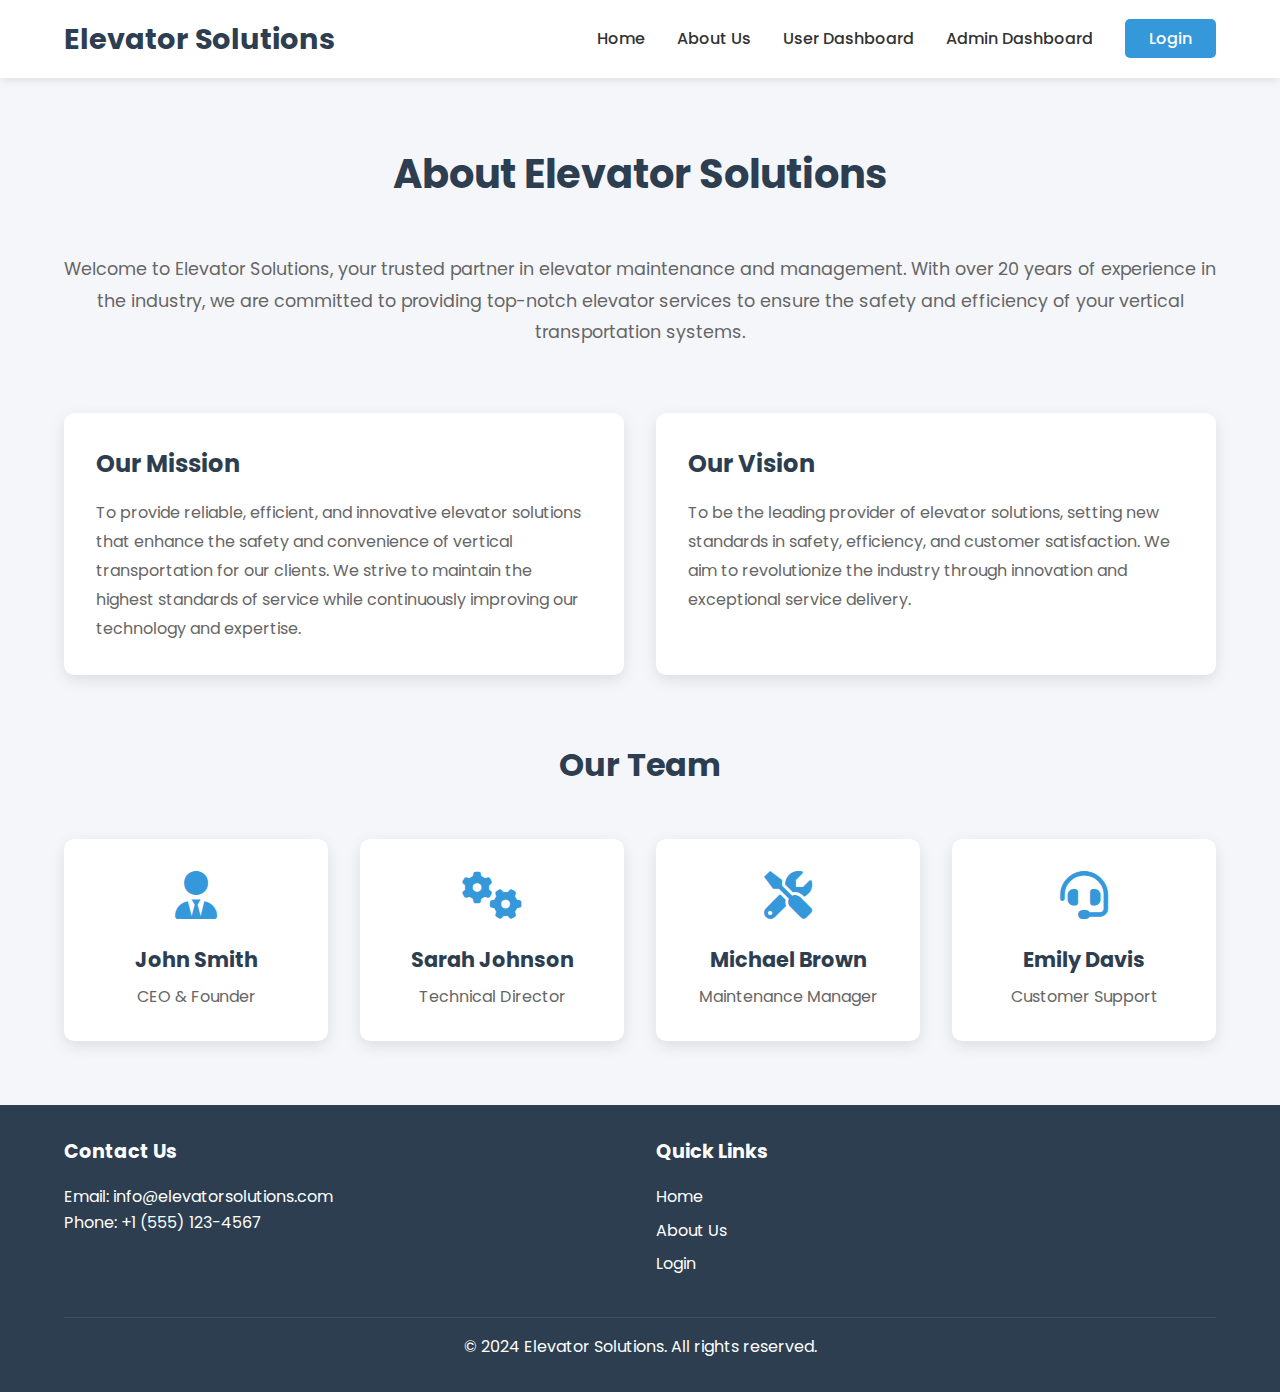
<file: about.html>
<!DOCTYPE html>
<html lang="en">
<head>
    <meta charset="UTF-8">
    <meta name="viewport" content="width=device-width, initial-scale=1.0">
    <title>About Us - Elevator Solutions</title>
    <link rel="stylesheet" href="about.css">
    <link rel="stylesheet" href="https://cdnjs.cloudflare.com/ajax/libs/font-awesome/6.0.0/css/all.min.css">
    <link rel="preconnect" href="https://fonts.googleapis.com">
    <link rel="preconnect" href="https://fonts.gstatic.com" crossorigin>
    <link href="https://fonts.googleapis.com/css2?family=Poppins:wght@300;400;500;600;700&display=swap" rel="stylesheet">
</head>
<body>
    <!-- Navbar -->
    <nav class="navbar">
        <div class="logo">
            <h1>Elevator Solutions</h1>
        </div>
        <ul class="nav-links">
            <li><a href="index.html">Home</a></li>
            <li><a href="about.html">About Us</a></li>
            <li><a href="user-dashboard.html">User Dashboard</a></li>
            <li><a href="admin-dashboard.html">Admin Dashboard</a></li>
            <li><a href="login.html" class="login-btn">Login</a></li>
        </ul>
    </nav>

    <!-- Main Content -->
    <main>
        <section class="about-section">
            <h1>About Elevator Solutions</h1>
            <div class="about-description">
                <p>Welcome to Elevator Solutions, your trusted partner in elevator maintenance and management. With over 20 years of experience in the industry, we are committed to providing top-notch elevator services to ensure the safety and efficiency of your vertical transportation systems.</p>
            </div>

            <div class="mission-vision">
                <div class="mission">
                    <h2>Our Mission</h2>
                    <p>To provide reliable, efficient, and innovative elevator solutions that enhance the safety and convenience of vertical transportation for our clients. We strive to maintain the highest standards of service while continuously improving our technology and expertise.</p>
                </div>
                <div class="vision">
                    <h2>Our Vision</h2>
                    <p>To be the leading provider of elevator solutions, setting new standards in safety, efficiency, and customer satisfaction. We aim to revolutionize the industry through innovation and exceptional service delivery.</p>
                </div>
            </div>

            <div class="team-section">
                <h2>Our Team</h2>
                <div class="team-grid">
                    <div class="team-member">
                        <i class="fas fa-user-tie"></i>
                        <h3>John Smith</h3>
                        <p>CEO & Founder</p>
                    </div>
                    <div class="team-member">
                        <i class="fas fa-cogs"></i>
                        <h3>Sarah Johnson</h3>
                        <p>Technical Director</p>
                    </div>
                    <div class="team-member">
                        <i class="fas fa-tools"></i>
                        <h3>Michael Brown</h3>
                        <p>Maintenance Manager</p>
                    </div>
                    <div class="team-member">
                        <i class="fas fa-headset"></i>
                        <h3>Emily Davis</h3>
                        <p>Customer Support</p>
                    </div>
                </div>
            </div>
        </section>
    </main>

    <!-- Footer -->
    <footer>
        <div class="footer-content">
            <div class="footer-section">
                <h3>Contact Us</h3>
                <p>Email: info@elevatorsolutions.com</p>
                <p>Phone: +1 (555) 123-4567</p>
            </div>
            <div class="footer-section">
                <h3>Quick Links</h3>
                <ul>
                    <li><a href="index.html">Home</a></li>
                    <li><a href="about.html">About Us</a></li>
                    <li><a href="login.html">Login</a></li>
                </ul>
            </div>
        </div>
        <div class="footer-bottom">
            <p>&copy; 2024 Elevator Solutions. All rights reserved.</p>
        </div>
    </footer>
</body>
</html>
</file>
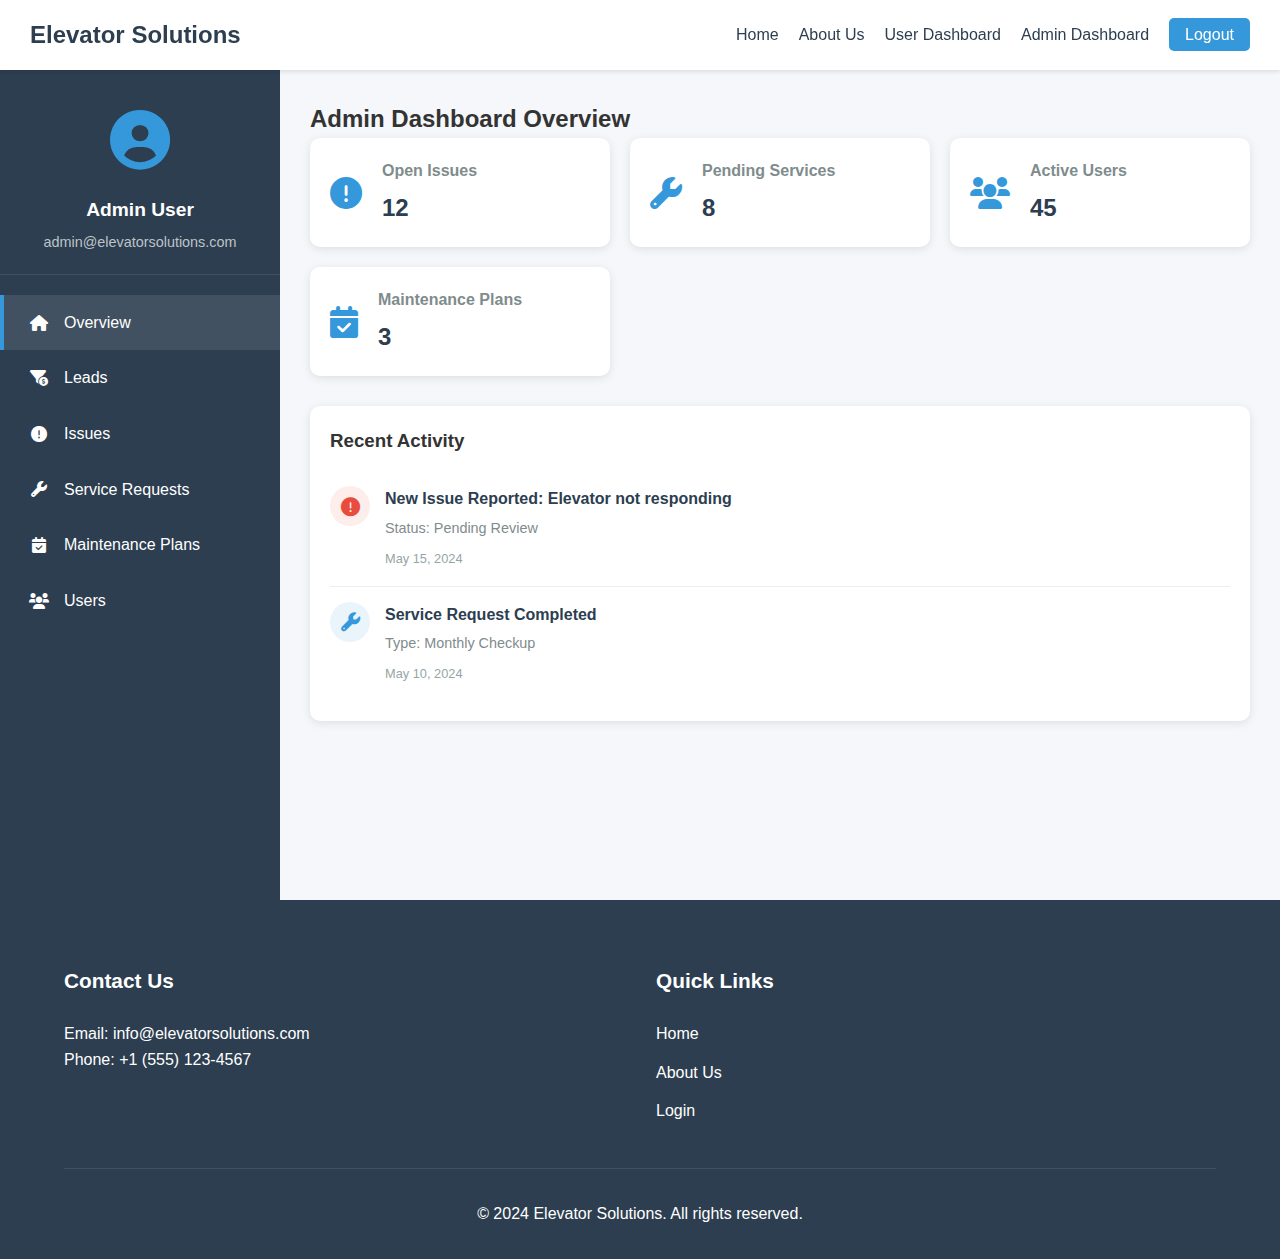
<file: admin-dashboard.html>
<!DOCTYPE html>
<html lang="en">
<head>
    <meta charset="UTF-8">
    <meta name="viewport" content="width=device-width, initial-scale=1.0">
    <title>Elevator Solutions - Admin Dashboard</title>
    <link rel="stylesheet" href="styles.css">
    <link rel="stylesheet" href="dashboard.css">
    <link rel="stylesheet" href="https://cdnjs.cloudflare.com/ajax/libs/font-awesome/6.0.0/css/all.min.css">
</head>
<body>
    <!-- Navbar -->
    <nav class="navbar">
        <div class="logo">
            <h1>Elevator Solutions</h1>
        </div>
        <ul class="nav-links">
            <li><a href="index.html">Home</a></li>
            <li><a href="about.html">About Us</a></li>
            <li><a href="user-dashboard.html">User Dashboard</a></li>
            <li><a href="admin-dashboard.html">Admin Dashboard</a></li>
            <li><a href="login.html" class="login-btn">Logout</a></li>
        </ul>
    </nav>

    <!-- Dashboard Container -->
    <div class="dashboard-container">
        <!-- Sidebar -->
        <div class="dashboard-sidebar">
            <div class="user-info">
                <i class="fas fa-user-circle"></i>
                <h3>Admin User</h3>
                <p>admin@elevatorsolutions.com</p>
            </div>
            <ul class="dashboard-menu">
                <li class="active" data-tab="overview"><i class="fas fa-home"></i> Overview</li>
                <li data-tab="leads"><i class="fas fa-funnel-dollar"></i> Leads</li>
                <li data-tab="issues"><i class="fas fa-exclamation-circle"></i> Issues</li>
                <li data-tab="service-requests"><i class="fas fa-wrench"></i> Service Requests</li>
                <li data-tab="maintenance"><i class="fas fa-calendar-check"></i> Maintenance Plans</li>
                <li data-tab="users"><i class="fas fa-users"></i> Users</li>
            </ul>
        </div>

        <!-- Dashboard Content -->
        <div class="dashboard-content">
            <!-- Overview Tab -->
            <div class="dashboard-tab active" id="overview">
                <h2>Admin Dashboard Overview</h2>
                <div class="dashboard-stats">
                    <div class="stat-card">
                        <i class="fas fa-exclamation-circle"></i>
                        <div class="stat-info">
                            <h3>Open Issues</h3>
                            <p>12</p>
                        </div>
                    </div>
                    <div class="stat-card">
                        <i class="fas fa-wrench"></i>
                        <div class="stat-info">
                            <h3>Pending Services</h3>
                            <p>8</p>
                        </div>
                    </div>
                    <div class="stat-card">
                        <i class="fas fa-users"></i>
                        <div class="stat-info">
                            <h3>Active Users</h3>
                            <p>45</p>
                        </div>
                    </div>
                    <div class="stat-card">
                        <i class="fas fa-calendar-check"></i>
                        <div class="stat-info">
                            <h3>Maintenance Plans</h3>
                            <p>3</p>
                        </div>
                    </div>
                </div>

                <div class="recent-activity">
                    <h3>Recent Activity</h3>
                    <div class="activity-list">
                        <div class="activity-item">
                            <div class="activity-icon issue"><i class="fas fa-exclamation-circle"></i></div>
                            <div class="activity-details">
                                <h4>New Issue Reported: Elevator not responding</h4>
                                <p>Status: Pending Review</p>
                                <small>May 15, 2024</small>
                            </div>
                        </div>
                        <div class="activity-item">
                            <div class="activity-icon service"><i class="fas fa-wrench"></i></div>
                            <div class="activity-details">
                                <h4>Service Request Completed</h4>
                                <p>Type: Monthly Checkup</p>
                                <small>May 10, 2024</small>
                            </div>
                        </div>
                    </div>
                </div>
            </div>

            <!-- Leads Tab -->
            <div class="dashboard-tab" id="leads">
                <h2>Leads Management</h2>
                
                <!-- Add New Lead Form -->
                <div class="dashboard-form lead-form">
                    <h3>Add New Lead</h3>
                    <div class="form-row">
                        <div class="form-group">
                            <label for="customer-name">Customer Name*</label>
                            <input type="text" id="customer-name" required>
                        </div>
                        <div class="form-group">
                            <label for="customer-phone">Phone Number*</label>
                            <input type="tel" id="customer-phone" required>
                        </div>
                        <div class="form-group">
                            <label for="customer-email">Email</label>
                            <input type="email" id="customer-email">
                        </div>
                    </div>

                    <div class="form-group">
                        <label for="lead-source">Lead Source*</label>
                        <select id="lead-source" required>
                            <option value="">Select Source</option>
                            <option value="phone">Phone Call</option>
                            <option value="website">Website</option>
                            <option value="referral">Referral</option>
                            <option value="other">Other</option>
                        </select>
                    </div>

                    <div class="form-group">
                        <label for="lead-requirements">Requirements/Notes*</label>
                        <textarea id="lead-requirements" rows="4" required placeholder="Enter customer requirements, conversation points, and important notes"></textarea>
                    </div>

                    <div class="form-row">
                        <div class="form-group">
                            <label for="follow-up-date">Follow-up Date*</label>
                            <input type="date" id="follow-up-date" required>
                        </div>
                        <div class="form-group">
                            <label for="follow-up-time">Follow-up Time*</label>
                            <input type="time" id="follow-up-time" required>
                        </div>
                        <div class="form-group">
                            <label for="lead-priority">Priority*</label>
                            <select id="lead-priority" required>
                                <option value="high">High</option>
                                <option value="medium">Medium</option>
                                <option value="low">Low</option>
                            </select>
                        </div>
                    </div>

                    <div class="form-actions">
                        <button type="submit" class="btn-primary">Save Lead</button>
                        <button type="button" class="btn-secondary">Clear Form</button>
                    </div>
                </div>

                <!-- Leads List -->
                <div class="leads-management">
                    <div class="section-header">
                        <h3>Active Leads</h3>
                        <div class="filters">
                            <select id="lead-status-filter">
                                <option value="all">All Status</option>
                                <option value="new">New</option>
                                <option value="contacted">Contacted</option>
                                <option value="in-progress">In Progress</option>
                                <option value="converted">Converted</option>
                                <option value="lost">Lost</option>
                            </select>
                            <select id="lead-priority-filter">
                                <option value="all">All Priorities</option>
                                <option value="high">High</option>
                                <option value="medium">Medium</option>
                                <option value="low">Low</option>
                            </select>
                            <input type="date" id="lead-date-filter" placeholder="Filter by date">
                            <input type="text" placeholder="Search leads..." class="search-input">
                        </div>
                    </div>

                    <table class="data-table">
                        <thead>
                            <tr>
                                <th>Customer Name</th>
                                <th>Contact</th>
                                <th>Requirements</th>
                                <th>Follow-up</th>
                                <th>Priority</th>
                                <th>Status</th>
                                <th>Actions</th>
                            </tr>
                        </thead>
                        <tbody>
                            <tr>
                                <td>Sarah Johnson</td>
                                <td>
                                    <div>+1 234-567-8900</div>
                                    <div class="small-text">sarah@example.com</div>
                                </td>
                                <td>
                                    <div class="requirements-cell">
                                        New elevator installation for 5-story building...
                                        <span class="view-more">View More</span>
                                    </div>
                                </td>
                                <td>
                                    <div>May 20, 2024</div>
                                    <div class="small-text">10:30 AM</div>
                                </td>
                                <td><span class="priority-high">High</span></td>
                                <td><span class="status-new">New</span></td>
                                <td>
                                    <button class="btn-view" onclick="viewLead('lead1')">View</button>
                                    <button class="btn-edit" onclick="openLeadEditModal('lead1')">Edit</button>
                                    <button class="btn-delete">Delete</button>
                                </td>
                            </tr>
                            <tr>
                                <td>Michael Brown</td>
                                <td>
                                    <div>+1 234-567-8901</div>
                                    <div class="small-text">michael@example.com</div>
                                </td>
                                <td>
                                    <div class="requirements-cell">
                                        Maintenance service inquiry for existing elevator...
                                        <span class="view-more">View More</span>
                                    </div>
                                </td>
                                <td>
                                    <div>May 21, 2024</div>
                                    <div class="small-text">2:00 PM</div>
                                </td>
                                <td><span class="priority-medium">Medium</span></td>
                                <td><span class="status-contacted">Contacted</span></td>
                                <td>
                                    <button class="btn-view" onclick="viewLead('lead2')">View</button>
                                    <button class="btn-edit" onclick="openLeadEditModal('lead2')">Edit</button>
                                    <button class="btn-delete">Delete</button>
                                </td>
                            </tr>
                        </tbody>
                    </table>
                </div>
            </div>

            <!-- Lead Edit Modal -->
            <div class="modal" id="leadEditModal">
                <div class="modal-content">
                    <span class="close-modal">&times;</span>
                    <h2>Edit Lead</h2>
                    <form id="editLeadForm" class="dashboard-form">
                        <div class="form-row">
                            <div class="form-group">
                                <label for="edit-customer-name">Customer Name*</label>
                                <input type="text" id="edit-customer-name" required>
                            </div>
                            <div class="form-group">
                                <label for="edit-customer-phone">Phone Number*</label>
                                <input type="tel" id="edit-customer-phone" required>
                            </div>
                            <div class="form-group">
                                <label for="edit-customer-email">Email</label>
                                <input type="email" id="edit-customer-email">
                            </div>
                        </div>

                        <div class="form-group">
                            <label for="edit-lead-source">Lead Source*</label>
                            <select id="edit-lead-source" required>
                                <option value="">Select Source</option>
                                <option value="phone">Phone Call</option>
                                <option value="website">Website</option>
                                <option value="referral">Referral</option>
                                <option value="other">Other</option>
                            </select>
                        </div>

                        <!-- Additional Details Section -->
                        <div class="form-group">
                            <label>Additional Details</label>
                            <div id="additionalDetailsContainer">
                                <!-- Dynamic details will be added here -->
                            </div>
                            <button type="button" class="btn-secondary" id="addDetailBtn">
                                <i class="fas fa-plus"></i> Add Detail
                            </button>
                        </div>

                        <div class="form-group">
                            <label for="edit-requirements">Requirements/Notes*</label>
                            <textarea id="edit-requirements" rows="4" required></textarea>
                        </div>

                        <div class="form-row">
                            <div class="form-group">
                                <label for="edit-follow-up-date">Follow-up Date*</label>
                                <input type="date" id="edit-follow-up-date" required>
                            </div>
                            <div class="form-group">
                                <label for="edit-follow-up-time">Follow-up Time*</label>
                                <input type="time" id="edit-follow-up-time" required>
                            </div>
                            <div class="form-group">
                                <label for="edit-priority">Priority*</label>
                                <select id="edit-priority" required>
                                    <option value="high">High</option>
                                    <option value="medium">Medium</option>
                                    <option value="low">Low</option>
                                </select>
                            </div>
                        </div>

                        <div class="form-actions">
                            <button type="submit" class="btn-primary">Save Changes</button>
                            <button type="button" class="btn-secondary" onclick="closeLeadEditModal()">Cancel</button>
                        </div>
                    </form>
                </div>
            </div>

            <!-- Issues Tab -->
            <div class="dashboard-tab" id="issues">
                <h2>Manage Issues</h2>
                <div class="filters">
                    <select id="issue-status-filter">
                        <option value="all">All Status</option>
                        <option value="pending">Pending</option>
                        <option value="in-progress">In Progress</option>
                        <option value="resolved">Resolved</option>
                    </select>
                    <select id="issue-priority-filter">
                        <option value="all">All Priorities</option>
                        <option value="low">Low</option>
                        <option value="medium">Medium</option>
                        <option value="high">High</option>
                        <option value="emergency">Emergency</option>
                    </select>
                </div>
                <table class="data-table">
                    <thead>
                        <tr>
                            <th>Issue ID</th>
                            <th>User</th>
                            <th>Title</th>
                            <th>Priority</th>
                            <th>Status</th>
                            <th>Date Reported</th>
                            <th>Actions</th>
                        </tr>
                    </thead>
                    <tbody>
                        <tr>
                            <td>#1234</td>
                            <td>John Doe</td>
                            <td>Elevator not responding to call button</td>
                            <td><span class="priority-high">High</span></td>
                            <td><span class="status-pending">Pending</span></td>
                            <td>May 15, 2024</td>
                            <td>
                                <button class="btn-view">View</button>
                                <button class="btn-assign">Assign</button>
                            </td>
                        </tr>
                        <tr>
                            <td>#1233</td>
                            <td>Jane Smith</td>
                            <td>Unusual noise in elevator</td>
                            <td><span class="priority-medium">Medium</span></td>
                            <td><span class="status-in-progress">In Progress</span></td>
                            <td>May 14, 2024</td>
                            <td>
                                <button class="btn-view">View</button>
                                <button class="btn-assign">Assign</button>
                            </td>
                        </tr>
                    </tbody>
                </table>
            </div>

            <!-- Service Requests Tab -->
            <div class="dashboard-tab" id="service-requests">
                <h2>Manage Service Requests</h2>
                <div class="filters">
                    <select id="service-status-filter">
                        <option value="all">All Status</option>
                        <option value="pending">Pending</option>
                        <option value="scheduled">Scheduled</option>
                        <option value="in-progress">In Progress</option>
                        <option value="completed">Completed</option>
                    </select>
                    <select id="service-type-filter">
                        <option value="all">All Types</option>
                        <option value="inspection">Inspection</option>
                        <option value="repair">Repair</option>
                        <option value="upgrade">Upgrade</option>
                    </select>
                </div>
                <table class="data-table">
                    <thead>
                        <tr>
                            <th>Request ID</th>
                            <th>User</th>
                            <th>Service Type</th>
                            <th>Requested Date</th>
                            <th>Status</th>
                            <th>Actions</th>
                        </tr>
                    </thead>
                    <tbody>
                        <tr>
                            <td>#5678</td>
                            <td>John Doe</td>
                            <td>Monthly Checkup</td>
                            <td>May 10, 2024</td>
                            <td><span class="status-scheduled">Scheduled</span></td>
                            <td>
                                <button class="btn-view">View</button>
                                <button class="btn-assign">Assign</button>
                            </td>
                        </tr>
                        <tr>
                            <td>#5677</td>
                            <td>Jane Smith</td>
                            <td>Emergency Repair</td>
                            <td>May 9, 2024</td>
                            <td><span class="status-completed">Completed</span></td>
                            <td>
                                <button class="btn-view">View</button>
                                <button class="btn-assign">Assign</button>
                            </td>
                        </tr>
                    </tbody>
                </table>
            </div>

            <!-- Maintenance Plans Tab -->
            <div class="dashboard-tab" id="maintenance">
                <h2>Manage Maintenance Plans</h2>
                <div class="maintenance-stats">
                    <div class="stat-card">
                        <h3>Total Plans</h3>
                        <p>3</p>
                    </div>
                    <div class="stat-card">
                        <h3>Active Subscribers</h3>
                        <p>32</p>
                    </div>
                    <div class="stat-card">
                        <h3>Monthly Revenue</h3>
                        <p>$6,400</p>
                    </div>
                </div>

                <div class="plan-management">
                    <div class="section-header">
                        <h3>Available Plans</h3>
                        <div class="filters">
                            <select id="plan-type-filter">
                                <option value="all">All Plan Types</option>
                                <option value="basic">Basic</option>
                                <option value="premium">Premium</option>
                                <option value="enterprise">Enterprise</option>
                            </select>
                        </div>
                    </div>

                    <table class="data-table">
                        <thead>
                            <tr>
                                <th>Plan Name</th>
                                <th>Type</th>
                                <th>Price</th>
                                <th>Coverage</th>
                                <th>Inspection Frequency</th>
                                <th>Subscribers</th>
                                <th>Actions</th>
                            </tr>
                        </thead>
                        <tbody>
                            <tr>
                                <td>Basic Maintenance</td>
                                <td>Basic</td>
                                <td>$100/month</td>
                                <td>1 Elevator</td>
                                <td>Quarterly</td>
                                <td>15</td>
                                <td>
                                    <button class="btn-view">View</button>
                                    <button class="btn-edit">Edit</button>
                                </td>
                            </tr>
                            <tr>
                                <td>Premium Care</td>
                                <td>Premium</td>
                                <td>$200/month</td>
                                <td>Up to 3 Elevators</td>
                                <td>Monthly</td>
                                <td>12</td>
                                <td>
                                    <button class="btn-view">View</button>
                                    <button class="btn-edit">Edit</button>
                                </td>
                            </tr>
                            <tr>
                                <td>Enterprise Solution</td>
                                <td>Enterprise</td>
                                <td>$500/month</td>
                                <td>Up to 10 Elevators</td>
                                <td>Weekly</td>
                                <td>5</td>
                                <td>
                                    <button class="btn-view">View</button>
                                    <button class="btn-edit">Edit</button>
                                </td>
                            </tr>
                        </tbody>
                    </table>
                </div>

                <div class="plan-settings">
                    <h3>Create New Plan</h3>
                    <form class="dashboard-form">
                        <div class="form-row">
                            <div class="form-group">
                                <label for="plan-name">Plan Name*</label>
                                <input type="text" id="plan-name" name="plan-name" required>
                            </div>
                            <div class="form-group">
                                <label for="plan-type">Plan Type*</label>
                                <select id="plan-type" name="plan-type" required>
                                    <option value="">Select Type</option>
                                    <option value="basic">Basic</option>
                                    <option value="premium">Premium</option>
                                    <option value="enterprise">Enterprise</option>
                                </select>
                            </div>
                        </div>

                        <div class="form-row">
                            <div class="form-group">
                                <label for="plan-price">Monthly Price*</label>
                                <input type="number" id="plan-price" name="plan-price" required>
                            </div>
                            <div class="form-group">
                                <label for="inspection-frequency">Inspection Frequency*</label>
                                <select id="inspection-frequency" name="inspection-frequency" required>
                                    <option value="">Select Frequency</option>
                                    <option value="weekly">Weekly</option>
                                    <option value="bi-weekly">Bi-weekly</option>
                                    <option value="monthly">Monthly</option>
                                    <option value="quarterly">Quarterly</option>
                                </select>
                            </div>
                        </div>

                        <div class="form-group">
                            <label for="max-elevators">Maximum Elevators*</label>
                            <input type="number" id="max-elevators" name="max-elevators" required>
                        </div>

                        <div class="form-group">
                            <label for="plan-features">Features*</label>
                            <textarea id="plan-features" name="plan-features" rows="4" required placeholder="List the features included in this plan"></textarea>
                        </div>

                        <div class="form-group">
                            <label for="plan-terms">Terms & Conditions*</label>
                            <textarea id="plan-terms" name="plan-terms" rows="4" required placeholder="Enter the terms and conditions for this plan"></textarea>
                        </div>

                        <div class="form-actions">
                            <button type="submit" class="btn-primary">Create Plan</button>
                            <button type="button" class="btn-secondary">Clear Form</button>
                        </div>
                    </form>
                </div>
            </div>

            <!-- Users Tab -->
            <div class="dashboard-tab" id="users">
                <h2>Manage Users</h2>
                <div class="user-filters">
                    <input type="text" placeholder="Search users..." class="search-input">
                    <select id="user-role-filter">
                        <option value="all">All Roles</option>
                        <option value="admin">Admin</option>
                        <option value="user">User</option>
                    </select>
                </div>
                <table class="data-table">
                    <thead>
                        <tr>
                            <th>Name</th>
                            <th>Email</th>
                            <th>Role</th>
                            <th>Plan</th>
                            <th>Status</th>
                            <th>Join Date</th>
                            <th>Actions</th>
                        </tr>
                    </thead>
                    <tbody>
                        <tr>
                            <td>John Doe</td>
                            <td>john.doe@example.com</td>
                            <td>User</td>
                            <td>
                                <div>Premium Care</div>
                                <div class="small-text">2 Elevators</div>
                            </td>
                            <td><span class="status-active">Active</span></td>
                            <td>Jan 1, 2024</td>
                            <td>
                                <button class="btn-view">View</button>
                                <button class="btn-edit">Edit</button>
                                <button class="btn-delete">Delete</button>
                            </td>
                        </tr>
                        <tr>
                            <td>Jane Smith</td>
                            <td>jane.smith@example.com</td>
                            <td>User</td>
                            <td>
                                <div>Basic Maintenance</div>
                                <div class="small-text">1 Elevator</div>
                            </td>
                            <td><span class="status-active">Active</span></td>
                            <td>Feb 15, 2024</td>
                            <td>
                                <button class="btn-view">View</button>
                                <button class="btn-edit">Edit</button>
                                <button class="btn-delete">Delete</button>
                            </td>
                        </tr>
                        <tr>
                            <td>Acme Corporation</td>
                            <td>contact@acme.com</td>
                            <td>User</td>
                            <td>
                                <div>Enterprise Solution</div>
                                <div class="small-text">5 Elevators</div>
                            </td>
                            <td><span class="status-active">Active</span></td>
                            <td>Mar 1, 2024</td>
                            <td>
                                <button class="btn-view">View</button>
                                <button class="btn-edit">Edit</button>
                                <button class="btn-delete">Delete</button>
                            </td>
                        </tr>
                    </tbody>
                </table>
            </div>
        </div>
    </div>

    <!-- Footer -->
    <footer>
        <div class="footer-content">
            <div class="footer-section">
                <h3>Contact Us</h3>
                <p>Email: info@elevatorsolutions.com</p>
                <p>Phone: +1 (555) 123-4567</p>
            </div>
            <div class="footer-section">
                <h3>Quick Links</h3>
                <ul>
                    <li><a href="index.html">Home</a></li>
                    <li><a href="about.html">About Us</a></li>
                    <li><a href="login.html">Login</a></li>
                </ul>
            </div>
        </div>
        <div class="footer-bottom">
            <p>&copy; 2024 Elevator Solutions. All rights reserved.</p>
        </div>
    </footer>

    <script>
        // Tab switching functionality
        document.addEventListener('DOMContentLoaded', function() {
            const menuItems = document.querySelectorAll('.dashboard-menu li');
            const tabs = document.querySelectorAll('.dashboard-tab');
            
            menuItems.forEach(item => {
                item.addEventListener('click', function() {
                    // Remove active class from all menu items
                    menuItems.forEach(i => i.classList.remove('active'));
                    // Add active class to clicked item
                    this.classList.add('active');
                    
                    // Hide all tabs
                    tabs.forEach(tab => tab.classList.remove('active'));
                    // Show the selected tab
                    const tabId = this.getAttribute('data-tab');
                    document.getElementById(tabId).classList.add('active');
                });
            });
        });

        // Lead Edit Modal Functions
        const leadEditModal = document.getElementById('leadEditModal');
        const addDetailBtn = document.getElementById('addDetailBtn');
        const additionalDetailsContainer = document.getElementById('additionalDetailsContainer');
        const closeModalBtn = document.querySelector('.close-modal');
        let detailCounter = 0;

        function openLeadEditModal(leadId) {
            leadEditModal.style.display = 'block';
            // Here you would typically populate the form with the lead's data
            // For demonstration, we'll just show the modal
        }

        function closeLeadEditModal() {
            leadEditModal.style.display = 'none';
        }

        // Close modal when clicking the close button
        closeModalBtn.addEventListener('click', closeLeadEditModal);

        // Close modal when clicking outside
        window.onclick = function(event) {
            if (event.target == leadEditModal) {
                closeLeadEditModal();
            }
        }

        // Add new detail field
        addDetailBtn.addEventListener('click', function() {
            const detailDiv = document.createElement('div');
            detailDiv.className = 'detail-item';
            detailDiv.innerHTML = `
                <div class="form-row">
                    <div class="form-group">
                        <input type="text" placeholder="Detail Title" class="detail-title">
                    </div>
                    <div class="form-group">
                        <input type="text" placeholder="Detail Value" class="detail-value">
                    </div>
                    <button type="button" class="btn-delete-detail" onclick="removeDetail(this)">
                        <i class="fas fa-trash"></i>
                    </button>
                </div>
            `;
            additionalDetailsContainer.appendChild(detailDiv);
            detailCounter++;
        });

        function removeDetail(button) {
            button.closest('.detail-item').remove();
        }

        // Handle form submission
        document.getElementById('editLeadForm').addEventListener('submit', function(e) {
            e.preventDefault();
            
            // Collect all additional details
            const details = [];
            document.querySelectorAll('.detail-item').forEach(item => {
                const title = item.querySelector('.detail-title').value;
                const value = item.querySelector('.detail-value').value;
                if (title && value) {
                    details.push({ title, value });
                }
            });

            // Here you would typically save the data
            console.log('Form submitted with additional details:', details);
            
            // Close the modal
            closeLeadEditModal();
        });
    </script>
</body>
</html>
</file>
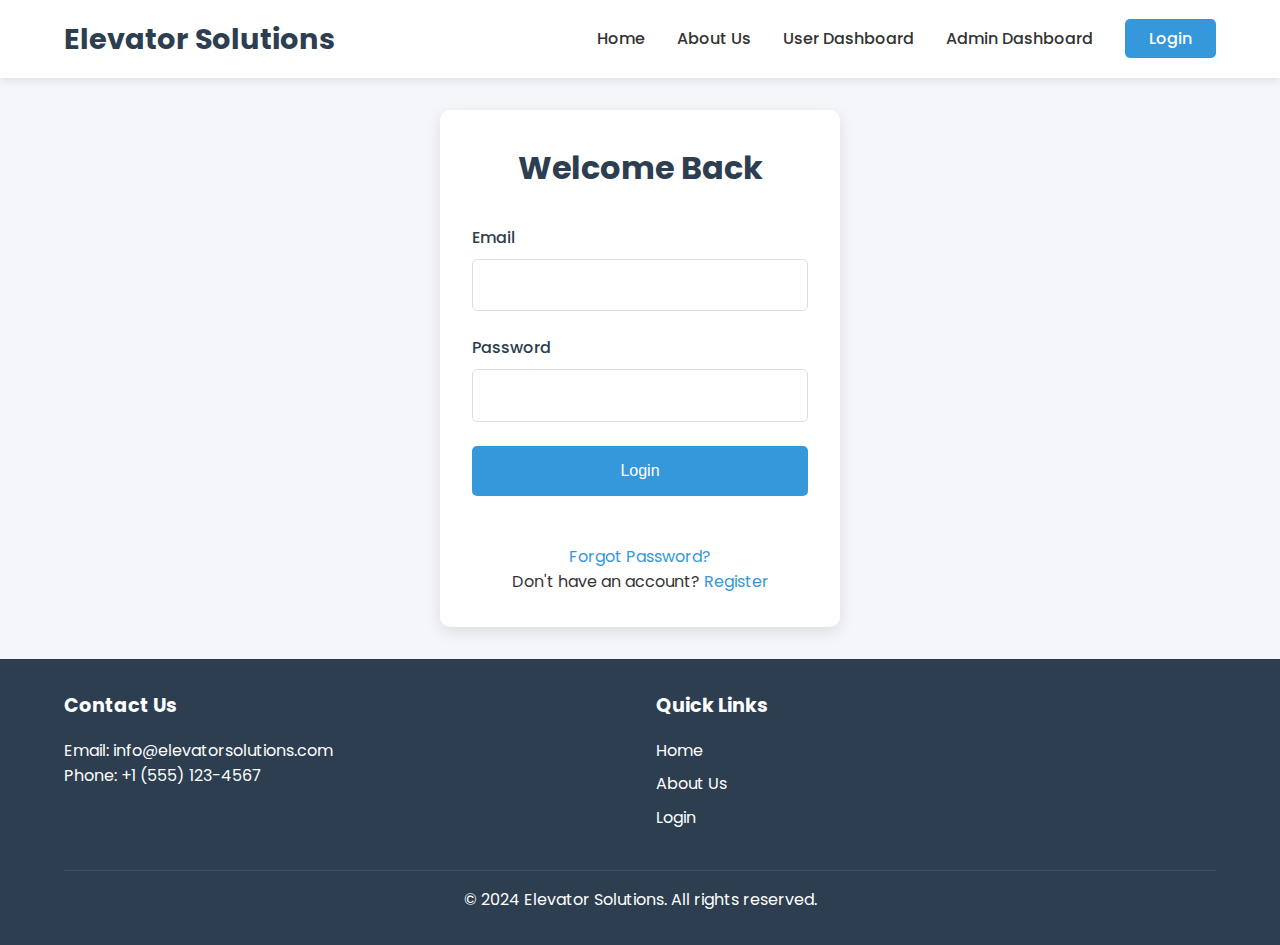
<file: login.html>
<!DOCTYPE html>
<html lang="en">
<head>
    <meta charset="UTF-8">
    <meta name="viewport" content="width=device-width, initial-scale=1.0">
    <title>Login - Elevator Solutions</title>
    <link rel="stylesheet" href="login.css">
    <link rel="stylesheet" href="https://cdnjs.cloudflare.com/ajax/libs/font-awesome/6.0.0/css/all.min.css">
    <link rel="preconnect" href="https://fonts.googleapis.com">
    <link rel="preconnect" href="https://fonts.gstatic.com" crossorigin>
    <link href="https://fonts.googleapis.com/css2?family=Poppins:wght@300;400;500;600;700&display=swap" rel="stylesheet">
</head>
<body>
    <!-- Navbar -->
    <nav class="navbar">
        <div class="logo">
            <h1>Elevator Solutions</h1>
        </div>
        <ul class="nav-links">
            <li><a href="index.html">Home</a></li>
            <li><a href="about.html">About Us</a></li>
            <li><a href="user-dashboard.html">User Dashboard</a></li>
            <li><a href="admin-dashboard.html">Admin Dashboard</a></li>
            <li><a href="login.html" class="login-btn">Login</a></li>
        </ul>
    </nav>

    <!-- Main Content -->
    <main>
        <section class="login-section">
            <div class="login-container">
                <h1>Welcome Back</h1>
                <form class="login-form">
                    <div class="form-group">
                        <label for="email">Email</label>
                        <input type="email" id="email" required>
                    </div>
                    <div class="form-group">
                        <label for="password">Password</label>
                        <input type="password" id="password" required>
                    </div>
                    <button type="submit" class="login-button">Login</button>
                    <div class="form-links">
                        <a href="#">Forgot Password?</a>
                        <p>Don't have an account? <a href="register.html">Register</a></p>
                    </div>
                </form>
            </div>
        </section>
    </main>

    <!-- Footer -->
    <footer>
        <div class="footer-content">
            <div class="footer-section">
                <h3>Contact Us</h3>
                <p>Email: info@elevatorsolutions.com</p>
                <p>Phone: +1 (555) 123-4567</p>
            </div>
            <div class="footer-section">
                <h3>Quick Links</h3>
                <ul>
                    <li><a href="index.html">Home</a></li>
                    <li><a href="about.html">About Us</a></li>
                    <li><a href="login.html">Login</a></li>
                </ul>
            </div>
        </div>
        <div class="footer-bottom">
            <p>&copy; 2024 Elevator Solutions. All rights reserved.</p>
        </div>
    </footer>

    <script>
        const loginForm = document.querySelector('.login-form');
        loginForm.addEventListener('submit', function(e) {
            e.preventDefault();
            // Add your login logic here
            alert('Login successful!');
        });
    </script>
</body>
</html>
</file>
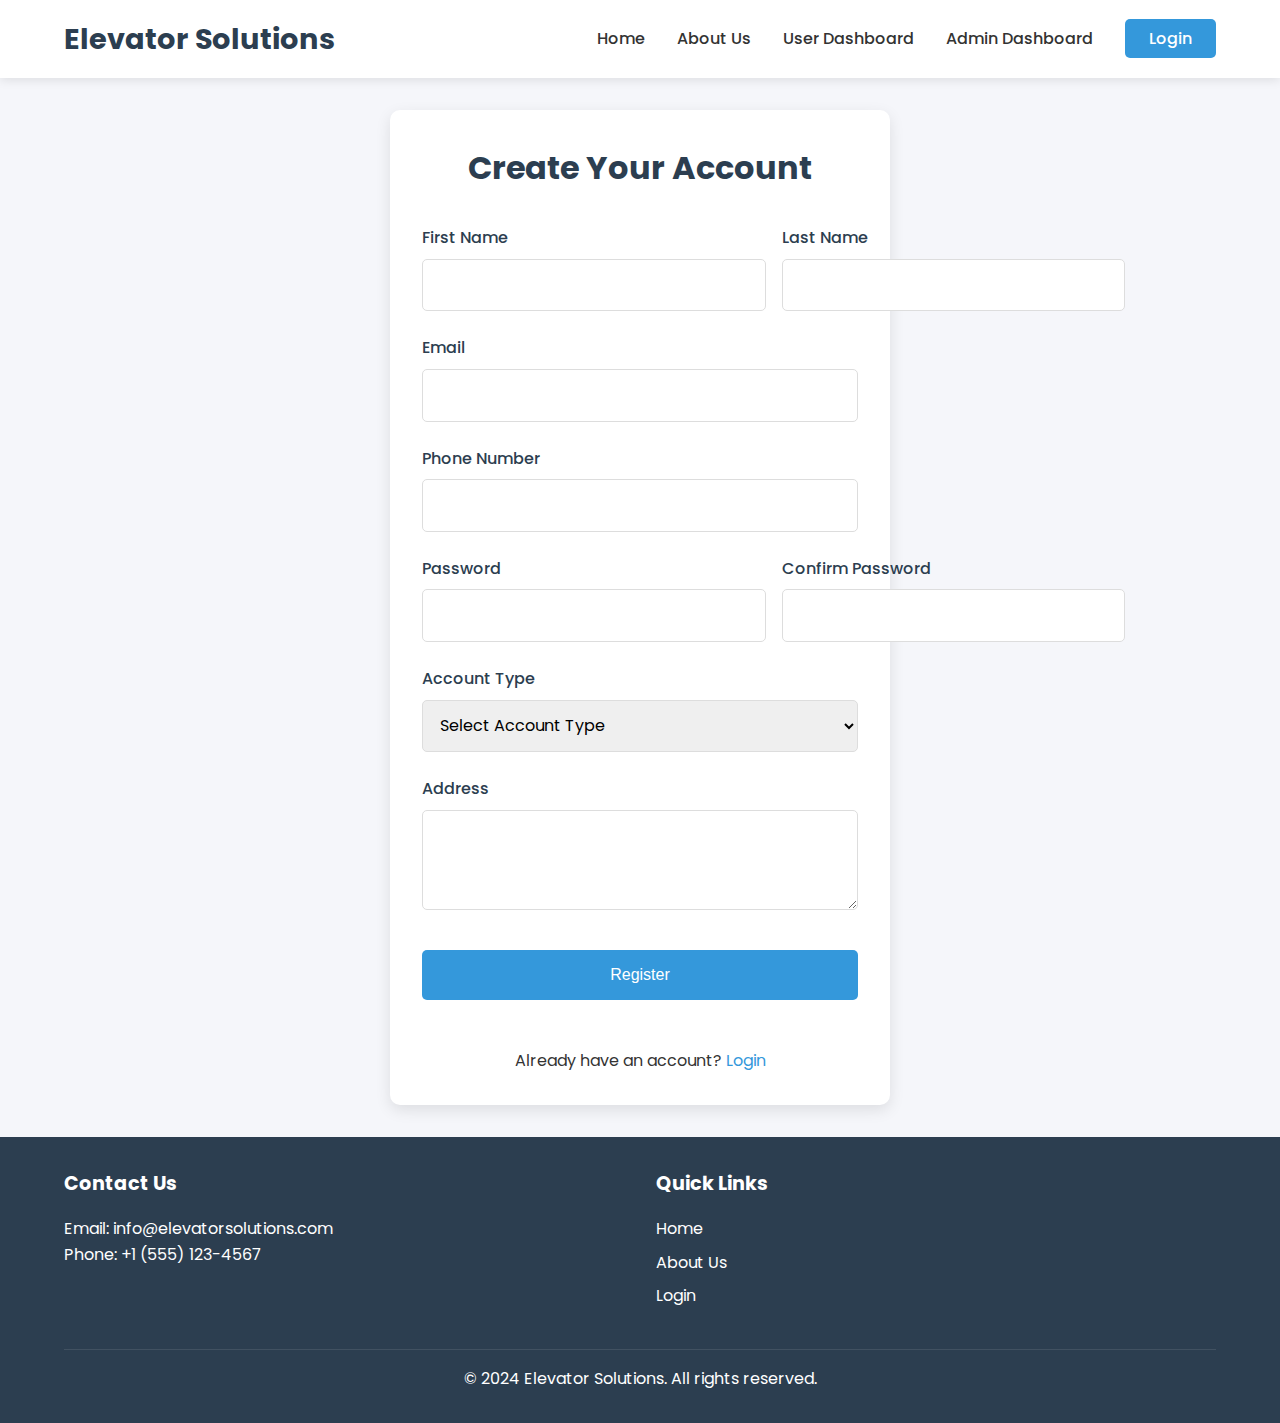
<file: register.html>
<!DOCTYPE html>
<html lang="en">
<head>
    <meta charset="UTF-8">
    <meta name="viewport" content="width=device-width, initial-scale=1.0">
    <title>Register - Elevator Solutions</title>
    <link rel="stylesheet" href="register.css">
    <link rel="stylesheet" href="https://cdnjs.cloudflare.com/ajax/libs/font-awesome/6.0.0/css/all.min.css">
    <link rel="preconnect" href="https://fonts.googleapis.com">
    <link rel="preconnect" href="https://fonts.gstatic.com" crossorigin>
    <link href="https://fonts.googleapis.com/css2?family=Poppins:wght@300;400;500;600;700&display=swap" rel="stylesheet">
</head>
<body>
    <!-- Navbar -->
    <nav class="navbar">
        <div class="logo">
            <h1>Elevator Solutions</h1>
        </div>
        <ul class="nav-links">
            <li><a href="index.html">Home</a></li>
            <li><a href="about.html">About Us</a></li>
            <li><a href="user-dashboard.html">User Dashboard</a></li>
            <li><a href="admin-dashboard.html">Admin Dashboard</a></li>
            <li><a href="login.html" class="login-btn">Login</a></li>
        </ul>
    </nav>

    <!-- Main Content -->
    <main>
        <section class="register-section">
            <div class="register-container">
                <h1>Create Your Account</h1>
                <form class="register-form">
                    <div class="form-row">
                        <div class="form-group">
                            <label for="firstName">First Name</label>
                            <input type="text" id="firstName" required>
                        </div>
                        <div class="form-group">
                            <label for="lastName">Last Name</label>
                            <input type="text" id="lastName" required>
                        </div>
                    </div>
                    <div class="form-group">
                        <label for="email">Email</label>
                        <input type="email" id="email" required>
                    </div>
                    <div class="form-group">
                        <label for="phone">Phone Number</label>
                        <input type="tel" id="phone" required>
                    </div>
                    <div class="form-row">
                        <div class="form-group">
                            <label for="password">Password</label>
                            <input type="password" id="password" required>
                        </div>
                        <div class="form-group">
                            <label for="confirmPassword">Confirm Password</label>
                            <input type="password" id="confirmPassword" required>
                        </div>
                    </div>
                    <div class="form-group">
                        <label for="userType">Account Type</label>
                        <select id="userType" required>
                            <option value="">Select Account Type</option>
                            <option value="user">User</option>
                            <option value="admin">Admin</option>
                        </select>
                    </div>
                    <div class="form-group">
                        <label for="address">Address</label>
                        <textarea id="address" required></textarea>
                    </div>
                    <button type="submit" class="register-button">Register</button>
                    <div class="form-links">
                        <p>Already have an account? <a href="login.html">Login</a></p>
                    </div>
                </form>
            </div>
        </section>
    </main>

    <!-- Footer -->
    <footer>
        <div class="footer-content">
            <div class="footer-section">
                <h3>Contact Us</h3>
                <p>Email: info@elevatorsolutions.com</p>
                <p>Phone: +1 (555) 123-4567</p>
            </div>
            <div class="footer-section">
                <h3>Quick Links</h3>
                <ul>
                    <li><a href="index.html">Home</a></li>
                    <li><a href="about.html">About Us</a></li>
                    <li><a href="login.html">Login</a></li>
                </ul>
            </div>
        </div>
        <div class="footer-bottom">
            <p>&copy; 2024 Elevator Solutions. All rights reserved.</p>
        </div>
    </footer>

    <script>
        const registerForm = document.querySelector('.register-form');
        registerForm.addEventListener('submit', function(e) {
            e.preventDefault();
            // Add your registration logic here
            alert('Registration successful!');
        });
    </script>
</body>
</html>
</file>
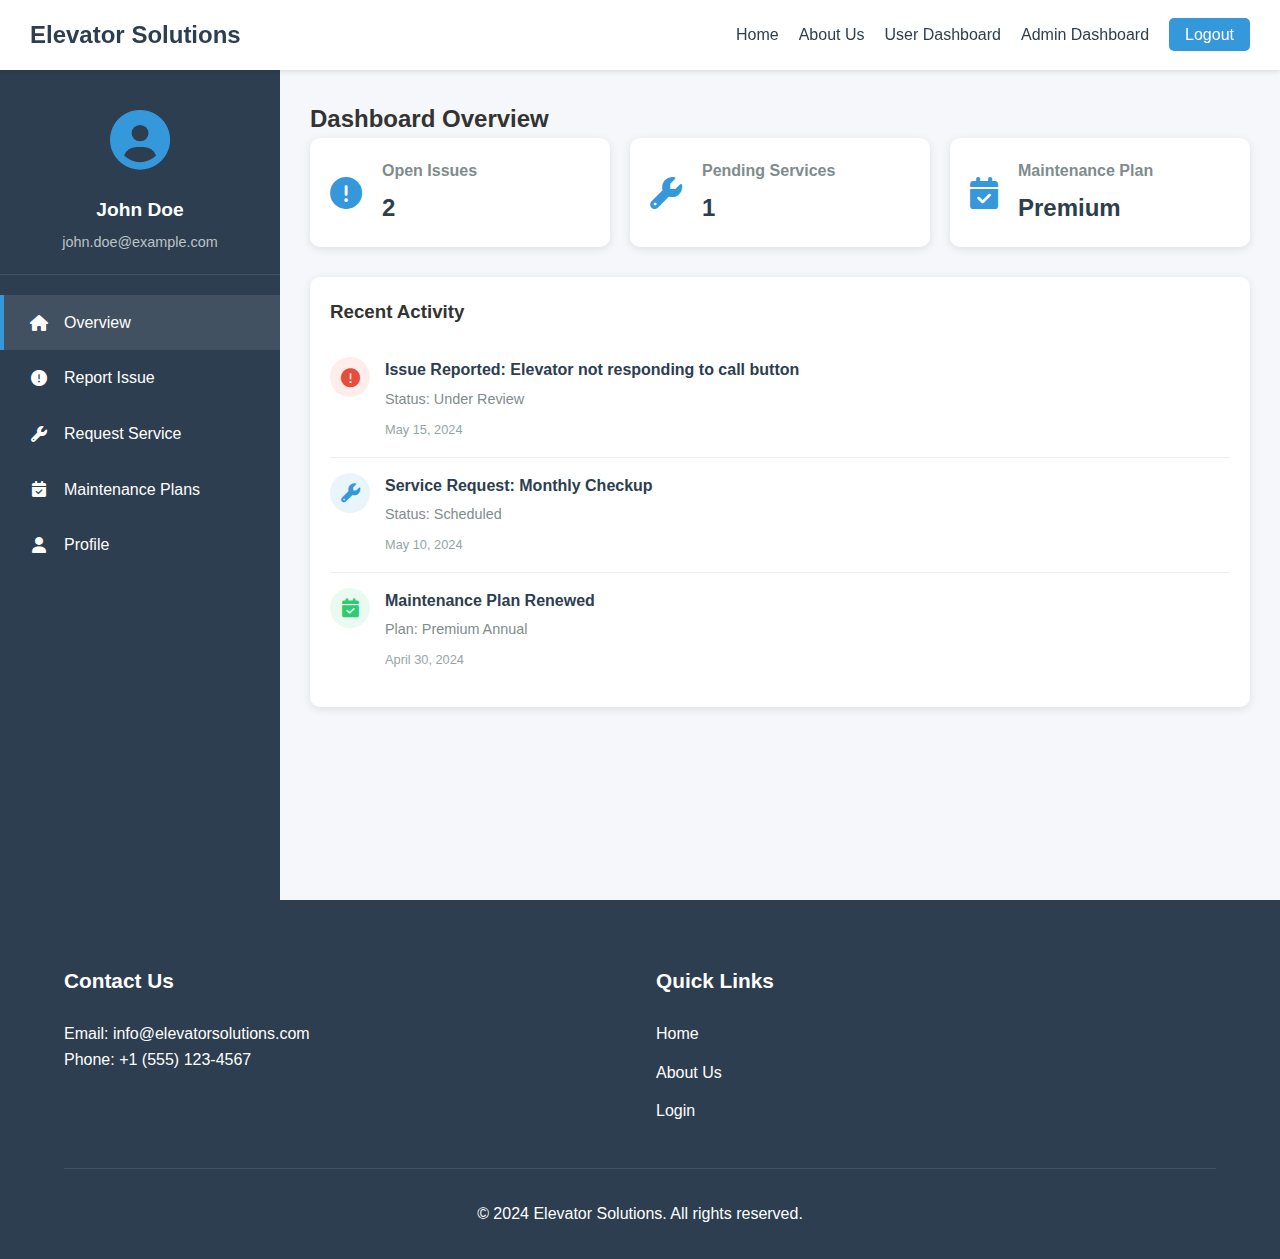
<file: user-dashboard.html>
<!DOCTYPE html>
<html lang="en">
<head>
    <meta charset="UTF-8">
    <meta name="viewport" content="width=device-width, initial-scale=1.0">
    <title>Elevator Solutions - User Dashboard</title>
    <link rel="stylesheet" href="styles.css">
    <link rel="stylesheet" href="dashboard.css">
    <link rel="stylesheet" href="https://cdnjs.cloudflare.com/ajax/libs/font-awesome/6.0.0/css/all.min.css">
</head>
<body>
    <!-- Navbar -->
    <nav class="navbar">
        <div class="logo">
            <h1>Elevator Solutions</h1>
        </div>
        <ul class="nav-links">
            <li><a href="index.html">Home</a></li>
            <li><a href="about.html">About Us</a></li>
            <li><a href="user-dashboard.html">User Dashboard</a></li>
            <li><a href="admin-dashboard.html">Admin Dashboard</a></li>
            <li><a href="login.html" class="login-btn">Logout</a></li>
        </ul>
    </nav>

    <!-- Dashboard Container -->
    <div class="dashboard-container">
        <!-- Sidebar -->
        <div class="dashboard-sidebar">
            <div class="user-info">
                <i class="fas fa-user-circle"></i>
                <h3>John Doe</h3>
                <p>john.doe@example.com</p>
            </div>
            <ul class="dashboard-menu">
                <li class="active" data-tab="overview"><i class="fas fa-home"></i> Overview</li>
                <li data-tab="report-issue"><i class="fas fa-exclamation-circle"></i> Report Issue</li>
                <li data-tab="service-request"><i class="fas fa-wrench"></i> Request Service</li>
                <li data-tab="maintenance-plans"><i class="fas fa-calendar-check"></i> Maintenance Plans</li>
                <li data-tab="profile"><i class="fas fa-user"></i> Profile</li>
            </ul>
        </div>

        <!-- Dashboard Content -->
        <div class="dashboard-content">
            <!-- Overview Tab -->
            <div class="dashboard-tab active" id="overview">
                <h2>Dashboard Overview</h2>
                <div class="dashboard-stats">
                    <div class="stat-card">
                        <i class="fas fa-exclamation-circle"></i>
                        <div class="stat-info">
                            <h3>Open Issues</h3>
                            <p>2</p>
                        </div>
                    </div>
                    <div class="stat-card">
                        <i class="fas fa-wrench"></i>
                        <div class="stat-info">
                            <h3>Pending Services</h3>
                            <p>1</p>
                        </div>
                    </div>
                    <div class="stat-card">
                        <i class="fas fa-calendar-check"></i>
                        <div class="stat-info">
                            <h3>Maintenance Plan</h3>
                            <p>Premium</p>
                        </div>
                    </div>
                </div>

                <div class="recent-activity">
                    <h3>Recent Activity</h3>
                    <div class="activity-list">
                        <div class="activity-item">
                            <div class="activity-icon issue"><i class="fas fa-exclamation-circle"></i></div>
                            <div class="activity-details">
                                <h4>Issue Reported: Elevator not responding to call button</h4>
                                <p>Status: Under Review</p>
                                <small>May 15, 2024</small>
                            </div>
                        </div>
                        <div class="activity-item">
                            <div class="activity-icon service"><i class="fas fa-wrench"></i></div>
                            <div class="activity-details">
                                <h4>Service Request: Monthly Checkup</h4>
                                <p>Status: Scheduled</p>
                                <small>May 10, 2024</small>
                            </div>
                        </div>
                        <div class="activity-item">
                            <div class="activity-icon maintenance"><i class="fas fa-calendar-check"></i></div>
                            <div class="activity-details">
                                <h4>Maintenance Plan Renewed</h4>
                                <p>Plan: Premium Annual</p>
                                <small>April 30, 2024</small>
                            </div>
                        </div>
                    </div>
                </div>
            </div>

            <!-- Report Issue Tab -->
            <div class="dashboard-tab" id="report-issue">
                <h2>Report an Issue</h2>
                <form class="dashboard-form">
                    <div class="form-group">
                        <label for="issue-title">Issue Title</label>
                        <input type="text" id="issue-title" name="issue-title" placeholder="Brief description of the issue" required>
                    </div>
                    <div class="form-group">
                        <label for="issue-type">Issue Type</label>
                        <select id="issue-type" name="issue-type" required>
                            <option value="">Select Issue Type</option>
                            <option value="mechanical">Mechanical Problem</option>
                            <option value="electrical">Electrical Problem</option>
                            <option value="noise">Unusual Noise</option>
                            <option value="door">Door Problem</option>
                            <option value="other">Other</option>
                        </select>
                    </div>
                    <div class="form-group">
                        <label for="issue-description">Detailed Description</label>
                        <textarea id="issue-description" name="issue-description" rows="5" placeholder="Please provide details about the issue" required></textarea>
                    </div>
                    <div class="form-group">
                        <label for="issue-priority">Priority</label>
                        <select id="issue-priority" name="issue-priority" required>
                            <option value="">Select Priority</option>
                            <option value="low">Low - Not urgent</option>
                            <option value="medium">Medium - Needs attention soon</option>
                            <option value="high">High - Urgent problem</option>
                            <option value="emergency">Emergency - Immediate attention required</option>
                        </select>
                    </div>
                    <div class="form-group">
                        <label for="issue-attachment">Attach Photo/Video (optional)</label>
                        <input type="file" id="issue-attachment" name="issue-attachment">
                    </div>
                    <div class="form-actions">
                        <button type="submit" class="btn-primary">Submit Issue</button>
                        <button type="reset" class="btn-secondary">Clear Form</button>
                    </div>
                </form>

                <div class="issue-history">
                    <h3>Previous Issues</h3>
                    <table class="data-table">
                        <thead>
                            <tr>
                                <th>Issue ID</th>
                                <th>Title</th>
                                <th>Date Reported</th>
                                <th>Status</th>
                                <th>Action</th>
                            </tr>
                        </thead>
                        <tbody>
                            <tr>
                                <td>#1234</td>
                                <td>Elevator not responding to call button</td>
                                <td>May 15, 2024</td>
                                <td><span class="status-pending">Under Review</span></td>
                                <td><a href="#" class="btn-view">View Details</a></td>
                            </tr>
                            <tr>
                                <td>#1201</td>
                                <td>Unusual noise when elevator is moving</td>
                                <td>April 20, 2024</td>
                                <td><span class="status-resolved">Resolved</span></td>
                                <td><a href="#" class="btn-view">View Details</a></td>
                            </tr>
                        </tbody>
                    </table>
                </div>
            </div>

            <!-- Service Request Tab -->
            <div class="dashboard-tab" id="service-request">
                <h2>Request Elevator Service</h2>
                <form class="dashboard-form">
                    <div class="form-group">
                        <label for="service-type">Service Type</label>
                        <select id="service-type" name="service-type" required>
                            <option value="">Select Service Type</option>
                            <option value="inspection">Regular Inspection</option>
                            <option value="repair">Repair Service</option>
                            <option value="upgrade">System Upgrade</option>
                            <option value="modernization">Modernization</option>
                            <option value="other">Other Service</option>
                        </select>
                    </div>
                    <div class="form-group">
                        <label for="service-date">Preferred Date</label>
                        <input type="date" id="service-date" name="service-date" required>
                    </div>
                    <div class="form-group">
                        <label for="service-time">Preferred Time</label>
                        <select id="service-time" name="service-time" required>
                            <option value="">Select Time</option>
                            <option value="morning">Morning (8AM - 12PM)</option>
                            <option value="afternoon">Afternoon (12PM - 4PM)</option>
                            <option value="evening">Evening (4PM - 8PM)</option>
                        </select>
                    </div>
                    <div class="form-group">
                        <label for="service-notes">Additional Notes</label>
                        <textarea id="service-notes" name="service-notes" rows="4" placeholder="Any specific requirements or information"></textarea>
                    </div>
                    <div class="form-actions">
                        <button type="submit" class="btn-primary">Submit Request</button>
                        <button type="reset" class="btn-secondary">Clear Form</button>
                    </div>
                </form>

                <div class="service-history">
                    <h3>Service History</h3>
                    <table class="data-table">
                        <thead>
                            <tr>
                                <th>Request ID</th>
                                <th>Service Type</th>
                                <th>Requested Date</th>
                                <th>Status</th>
                                <th>Action</th>
                            </tr>
                        </thead>
                        <tbody>
                            <tr>
                                <td>#5678</td>
                                <td>Monthly Checkup</td>
                                <td>May 10, 2024</td>
                                <td><span class="status-scheduled">Scheduled</span></td>
                                <td><a href="#" class="btn-view">View Details</a></td>
                            </tr>
                            <tr>
                                <td>#5623</td>
                                <td>Repair Service</td>
                                <td>March 15, 2024</td>
                                <td><span class="status-completed">Completed</span></td>
                                <td><a href="#" class="btn-view">View Details</a></td>
                            </tr>
                        </tbody>
                    </table>
                </div>
            </div>

            <!-- Maintenance Plans Tab -->
            <div class="dashboard-tab" id="maintenance-plans">
                <h2>Maintenance Plans</h2>
                
                <div class="current-plan">
                    <h3>Your Current Plan</h3>
                    <div class="plan-details">
                        <div class="plan-info">
                            <h4>Premium Maintenance Plan</h4>
                            <p><strong>Status:</strong> <span class="status-active">Active</span></p>
                            <p><strong>Renewal Date:</strong> December 31, 2024</p>
                            <p><strong>Time Remaining:</strong> 7 months, 15 days</p>
                            <p><strong>Features:</strong></p>
                            <ul>
                                <li>Monthly comprehensive inspections</li>
                                <li>24/7 emergency support</li>
                                <li>Free repairs (parts & labor included)</li>
                                <li>Priority scheduling</li>
                                <li>Quarterly performance reports</li>
                            </ul>
                            <button class="btn-primary">Renew Plan</button>
                        </div>
                    </div>
                </div>
                
                <div class="available-plans">
                    <h3>Available Maintenance Plans</h3>
                    <div class="plan-cards">
                        <div class="plan-card">
                            <div class="plan-header">
                                <h4>Basic Plan</h4>
                                <p class="plan-price">$99<span>/month</span></p>
                            </div>
                            <div class="plan-body">
                                <ul>
                                    <li><i class="fas fa-check"></i> Bi-monthly inspections</li>
                                    <li><i class="fas fa-check"></i> Standard response support</li>
                                    <li><i class="fas fa-check"></i> 10% discount on repairs</li>
                                    <li><i class="fas fa-check"></i> Standard scheduling</li>
                                    <li><i class="fas fa-times"></i> Performance reports</li>
                                </ul>
                                <button class="btn-outline">Request Demo</button>
                                <button class="btn-primary">Select Plan</button>
                            </div>
                        </div>
                        
                        <div class="plan-card featured">
                            <div class="plan-header">
                                <h4>Premium Plan</h4>
                                <p class="plan-price">$199<span>/month</span></p>
                            </div>
                            <div class="plan-body">
                                <ul>
                                    <li><i class="fas fa-check"></i> Monthly comprehensive inspections</li>
                                    <li><i class="fas fa-check"></i> 24/7 emergency support</li>
                                    <li><i class="fas fa-check"></i> Free repairs (parts & labor included)</li>
                                    <li><i class="fas fa-check"></i> Priority scheduling</li>
                                    <li><i class="fas fa-check"></i> Quarterly performance reports</li>
                                </ul>
                                <button class="btn-outline">Request Demo</button>
                                <button class="btn-primary">Current Plan</button>
                            </div>
                        </div>
                        
                        <div class="plan-card">
                            <div class="plan-header">
                                <h4>Business Plan</h4>
                                <p class="plan-price">$349<span>/month</span></p>
                            </div>
                            <div class="plan-body">
                                <ul>
                                    <li><i class="fas fa-check"></i> Weekly comprehensive inspections</li>
                                    <li><i class="fas fa-check"></i> 24/7 dedicated support with 1-hour response</li>
                                    <li><i class="fas fa-check"></i> Free repairs and replacements</li>
                                    <li><i class="fas fa-check"></i> Immediate scheduling</li>
                                    <li><i class="fas fa-check"></i> Monthly detailed performance reports</li>
                                </ul>
                                <button class="btn-outline">Request Demo</button>
                                <button class="btn-primary">Select Plan</button>
                            </div>
                        </div>
                    </div>
                </div>
            </div>

            <!-- Profile Tab -->
            <div class="dashboard-tab" id="profile">
                <h2>Profile Settings</h2>
                
                <div class="profile-container">
                    <!-- Profile Header -->
                    <div class="profile-header">
                        <div class="profile-avatar">
                            <div class="avatar-wrapper">
                                <i class="fas fa-user-circle"></i>
                                <button class="change-avatar-btn">
                                    <i class="fas fa-camera"></i>
                                    Change Photo
                                </button>
                            </div>
                            <h3>John Doe</h3>
                            <p class="user-role">Premium Member</p>
                        </div>
                    </div>

                    <!-- Profile Form -->
                    <div class="profile-content">
                        <div class="profile-section">
                            <h3><i class="fas fa-user"></i> Personal Information</h3>
                            <div class="form-row">
                                <div class="form-group">
                                    <label for="first-name">First Name</label>
                                    <input type="text" id="first-name" value="John" required>
                                </div>
                                <div class="form-group">
                                    <label for="last-name">Last Name</label>
                                    <input type="text" id="last-name" value="Doe" required>
                                </div>
                            </div>
                            <div class="form-row">
                                <div class="form-group">
                                    <label for="email">Email Address</label>
                                    <input type="email" id="email" value="john.doe@example.com" required>
                                </div>
                                <div class="form-group">
                                    <label for="phone">Phone Number</label>
                                    <input type="tel" id="phone" value="+1 (555) 123-4567" required>
                                </div>
                            </div>
                        </div>

                        <div class="profile-section">
                            <h3><i class="fas fa-building"></i> Building Information</h3>
                            <div class="form-row">
                                <div class="form-group">
                                    <label for="building-name">Building Name</label>
                                    <input type="text" id="building-name" value="Skyline Towers">
                                </div>
                                <div class="form-group">
                                    <label for="building-type">Building Type</label>
                                    <select id="building-type">
                                        <option value="residential">Residential</option>
                                        <option value="commercial">Commercial</option>
                                        <option value="mixed">Mixed Use</option>
                                    </select>
                                </div>
                            </div>
                            <div class="form-row">
                                <div class="form-group">
                                    <label for="address">Address</label>
                                    <input type="text" id="address" value="123 Main Street">
                                </div>
                                <div class="form-group">
                                    <label for="city">City</label>
                                    <input type="text" id="city" value="New York">
                                </div>
                            </div>
                            <div class="form-row">
                                <div class="form-group">
                                    <label for="state">State</label>
                                    <input type="text" id="state" value="NY">
                                </div>
                                <div class="form-group">
                                    <label for="zip">ZIP Code</label>
                                    <input type="text" id="zip" value="10001">
                                </div>
                            </div>
                        </div>
                    </div>
                </div>
            </div>
        </div>
    </div>

    <!-- Footer -->
    <footer>
        <div class="footer-content">
            <div class="footer-section">
                <h3>Contact Us</h3>
                <p>Email: info@elevatorsolutions.com</p>
                <p>Phone: +1 (555) 123-4567</p>
            </div>
            <div class="footer-section">
                <h3>Quick Links</h3>
                <ul>
                    <li><a href="index.html">Home</a></li>
                    <li><a href="about.html">About Us</a></li>
                    <li><a href="login.html">Login</a></li>
                </ul>
            </div>
        </div>
        <div class="footer-bottom">
            <p>&copy; 2024 Elevator Solutions. All rights reserved.</p>
        </div>
    </footer>

    <script>
        // Tab switching functionality
        document.addEventListener('DOMContentLoaded', function() {
            const menuItems = document.querySelectorAll('.dashboard-menu li');
            const tabs = document.querySelectorAll('.dashboard-tab');
            
            menuItems.forEach(item => {
                item.addEventListener('click', function() {
                    // Remove active class from all menu items
                    menuItems.forEach(i => i.classList.remove('active'));
                    // Add active class to clicked item
                    this.classList.add('active');
                    
                    // Hide all tabs
                    tabs.forEach(tab => tab.classList.remove('active'));
                    // Show the selected tab
                    const tabId = this.getAttribute('data-tab');
                    document.getElementById(tabId).classList.add('active');
                });
            });
        });
    </script>
</body>
</html>
</file>
<file: about.css>
/* About Page Styles */
:root {
  --primary-color: #2c3e50;
  --secondary-color: #3498db;
  --text-color: #333;
  --light-gray: #f5f6fa;
  --white: #ffffff;
  --transition: all 0.3s ease;
}

* {
  margin: 0;
  padding: 0;
  box-sizing: border-box;
}

body {
  font-family: "Poppins", sans-serif;
  line-height: 1.6;
  color: var(--text-color);
  background: var(--light-gray);
  min-height: 100vh;
  display: flex;
  flex-direction: column;
}

/* Navbar Styles */
.navbar {
  background: var(--white);
  padding: 1rem 5%;
  display: flex;
  justify-content: space-between;
  align-items: center;
  box-shadow: 0 2px 10px rgba(0, 0, 0, 0.1);
}

.logo h1 {
  color: var(--primary-color);
  font-size: 1.8rem;
  font-weight: 700;
}

.nav-links {
  display: flex;
  list-style: none;
  gap: 2rem;
}

.nav-links a {
  text-decoration: none;
  color: var(--text-color);
  font-weight: 500;
  transition: var(--transition);
}

.nav-links a:hover {
  color: var(--secondary-color);
}

.login-btn {
  background: var(--secondary-color);
  color: var(--white) !important;
  padding: 0.5rem 1.5rem;
  border-radius: 5px;
  transition: var(--transition);
}

.login-btn:hover {
  background: #2980b9;
  transform: translateY(-2px);
}

/* Main Content */
main {
  flex: 1;
  padding: 4rem 5%;
}

.about-section {
  max-width: 1200px;
  margin: 0 auto;
}

.about-section h1 {
  text-align: center;
  color: var(--primary-color);
  font-size: 2.5rem;
  margin-bottom: 3rem;
}

.about-description {
  text-align: center;
  margin-bottom: 4rem;
  color: #666;
  font-size: 1.1rem;
  line-height: 1.8;
}

.mission-vision {
  display: grid;
  grid-template-columns: repeat(auto-fit, minmax(300px, 1fr));
  gap: 2rem;
  margin-bottom: 4rem;
}

.mission,
.vision {
  background: var(--white);
  padding: 2rem;
  border-radius: 10px;
  box-shadow: 0 5px 15px rgba(0, 0, 0, 0.1);
  transition: var(--transition);
}

.mission:hover,
.vision:hover {
  transform: translateY(-5px);
}

.mission h2,
.vision h2 {
  color: var(--primary-color);
  margin-bottom: 1rem;
  font-size: 1.5rem;
}

.mission p,
.vision p {
  color: #666;
  line-height: 1.8;
}

.team-section {
  margin-top: 4rem;
}

.team-section h2 {
  text-align: center;
  color: var(--primary-color);
  font-size: 2rem;
  margin-bottom: 3rem;
}

.team-grid {
  display: grid;
  grid-template-columns: repeat(auto-fit, minmax(250px, 1fr));
  gap: 2rem;
}

.team-member {
  background: var(--white);
  padding: 2rem;
  border-radius: 10px;
  text-align: center;
  box-shadow: 0 5px 15px rgba(0, 0, 0, 0.1);
  transition: var(--transition);
}

.team-member:hover {
  transform: translateY(-5px);
}

.team-member i {
  font-size: 3rem;
  color: var(--secondary-color);
  margin-bottom: 1.5rem;
}

.team-member h3 {
  color: var(--primary-color);
  margin-bottom: 0.5rem;
  font-size: 1.3rem;
}

.team-member p {
  color: #666;
}

/* Footer Styles */
footer {
  background: var(--primary-color);
  color: var(--white);
  padding: 2rem 5%;
  margin-top: auto;
}

.footer-content {
  display: grid;
  grid-template-columns: repeat(auto-fit, minmax(200px, 1fr));
  gap: 2rem;
  margin-bottom: 2rem;
}

.footer-section h3 {
  margin-bottom: 1rem;
  font-size: 1.2rem;
}

.footer-section ul {
  list-style: none;
}

.footer-section ul li {
  margin-bottom: 0.5rem;
}

.footer-section a {
  color: var(--white);
  text-decoration: none;
  transition: var(--transition);
}

.footer-section a:hover {
  color: var(--secondary-color);
}

.footer-bottom {
  text-align: center;
  padding-top: 1rem;
  border-top: 1px solid rgba(255, 255, 255, 0.1);
}

/* Responsive Design */
@media (max-width: 768px) {
  .nav-links {
    display: none;
  }

  .about-section h1 {
    font-size: 2rem;
  }

  .mission-vision {
    grid-template-columns: 1fr;
  }

  .team-grid {
    grid-template-columns: 1fr;
  }
}

@media (max-width: 480px) {
  .about-section h1 {
    font-size: 1.8rem;
  }

  .about-description {
    font-size: 1rem;
  }

  .footer-content {
    grid-template-columns: 1fr;
    text-align: center;
  }
}
</file>
<file: styles.css>
/* Global Styles */
:root {
  --primary-color: #2c3e50;
  --secondary-color: #3498db;
  --accent-color: #e74c3c;
  --text-color: #333;
  --light-gray: #f5f6fa;
  --white: #ffffff;
  --transition: all 0.3s ease;
}

* {
  margin: 0;
  padding: 0;
  box-sizing: border-box;
}

body {
  font-family: "Poppins", sans-serif;
  line-height: 1.6;
  color: var(--text-color);
  overflow-x: hidden;
}

.container {
  max-width: 1200px;
  margin: 0 auto;
  padding: 0 20px;
}

/* Navbar Styles */
.navbar {
  position: fixed;
  top: 0;
  left: 0;
  width: 100%;
  background: var(--white);
  padding: 1rem 5%;
  display: flex;
  justify-content: space-between;
  align-items: center;
  box-shadow: 0 2px 10px rgba(0, 0, 0, 0.1);
  z-index: 1000;
}

.logo h1 {
  color: var(--primary-color);
  font-size: 1.8rem;
  font-weight: 700;
}

.nav-links {
  display: flex;
  list-style: none;
  gap: 2rem;
}

.nav-links a {
  text-decoration: none;
  color: var(--text-color);
  font-weight: 500;
  transition: var(--transition);
}

.nav-links a:hover {
  color: var(--secondary-color);
}

.login-btn {
  background: var(--secondary-color);
  color: var(--white) !important;
  padding: 0.5rem 1.5rem;
  border-radius: 5px;
  transition: var(--transition);
}

.login-btn:hover {
  background: #2980b9;
  transform: translateY(-2px);
}

.hamburger {
  display: none;
  cursor: pointer;
}

.hamburger span {
  display: block;
  width: 25px;
  height: 3px;
  background: var(--primary-color);
  margin: 5px 0;
  transition: var(--transition);
}

/* Hero Section */
.hero {
  min-height: 100vh;
  display: flex;
  align-items: center;
  padding: 8rem 5%;
  background: linear-gradient(135deg, var(--light-gray) 0%, var(--white) 100%);
}

.hero-content {
  flex: 1;
  padding-right: 2rem;
}

.hero h1 {
  font-size: 3.5rem;
  font-weight: 700;
  margin-bottom: 1.5rem;
  color: var(--primary-color);
  line-height: 1.2;
}

.hero p {
  font-size: 1.2rem;
  margin-bottom: 2rem;
  color: #666;
}

.hero-buttons {
  display: flex;
  gap: 1rem;
}

.hero-image {
  flex: 1;
  position: relative;
}

.hero-image img {
  width: 100%;
  border-radius: 10px;
  box-shadow: 0 20px 40px rgba(0, 0, 0, 0.1);
  animation: float 6s ease-in-out infinite;
}

@keyframes float {
  0% {
    transform: translateY(0px);
  }
  50% {
    transform: translateY(-20px);
  }
  100% {
    transform: translateY(0px);
  }
}

/* Stats Section */
.stats {
  display: grid;
  grid-template-columns: repeat(4, 1fr);
  gap: 2rem;
  padding: 4rem 5%;
  background: var(--white);
}

.stat-item {
  text-align: center;
  padding: 2rem;
  background: var(--light-gray);
  border-radius: 10px;
  transition: var(--transition);
}

.stat-item:hover {
  transform: translateY(-10px);
  box-shadow: 0 10px 20px rgba(0, 0, 0, 0.1);
}

.stat-item h2 {
  font-size: 2.5rem;
  color: var(--secondary-color);
  margin-bottom: 0.5rem;
}

/* Services Section */
.services {
  padding: 6rem 5%;
  background: var(--light-gray);
}

.services h2 {
  text-align: center;
  font-size: 2.5rem;
  margin-bottom: 3rem;
  color: var(--primary-color);
}

.services-grid {
  display: grid;
  grid-template-columns: repeat(auto-fit, minmax(250px, 1fr));
  gap: 2rem;
}

.service-card {
  background: var(--white);
  padding: 2rem;
  border-radius: 10px;
  text-align: center;
  transition: var(--transition);
  box-shadow: 0 5px 15px rgba(0, 0, 0, 0.1);
}

.service-card:hover {
  transform: translateY(-10px);
}

.service-card i {
  font-size: 2.5rem;
  color: var(--secondary-color);
  margin-bottom: 1.5rem;
}

.service-card h3 {
  font-size: 1.5rem;
  margin-bottom: 1rem;
  color: var(--primary-color);
}

.btn-text {
  color: var(--secondary-color);
  text-decoration: none;
  font-weight: 500;
  transition: var(--transition);
}

.btn-text:hover {
  color: #2980b9;
}

/* Features Section */
.features {
  padding: 6rem 5%;
  display: flex;
  align-items: center;
  gap: 4rem;
}

.features-content {
  flex: 1;
}

.features h2 {
  font-size: 2.5rem;
  margin-bottom: 2rem;
  color: var(--primary-color);
}

.feature-item {
  display: flex;
  align-items: flex-start;
  gap: 1.5rem;
  margin-bottom: 2rem;
}

.feature-item i {
  font-size: 1.8rem;
  color: var(--secondary-color);
  margin-top: 0.5rem;
}

.feature-item h3 {
  font-size: 1.3rem;
  margin-bottom: 0.5rem;
  color: var(--primary-color);
}

.features-image {
  flex: 1;
}

.features-image img {
  width: 100%;
  border-radius: 10px;
  box-shadow: 0 20px 40px rgba(0, 0, 0, 0.1);
}

/* Testimonials Section */
.testimonials {
  padding: 6rem 5%;
  background: var(--light-gray);
}

.testimonials h2 {
  text-align: center;
  font-size: 2.5rem;
  margin-bottom: 3rem;
  color: var(--primary-color);
}

.testimonials-grid {
  display: grid;
  grid-template-columns: repeat(auto-fit, minmax(300px, 1fr));
  gap: 2rem;
}

.testimonial-card {
  background: var(--white);
  padding: 2rem;
  border-radius: 10px;
  box-shadow: 0 5px 15px rgba(0, 0, 0, 0.1);
}

.testimonial-content {
  margin-bottom: 1.5rem;
}

.testimonial-content p {
  font-style: italic;
  color: #666;
}

.testimonial-author {
  display: flex;
  align-items: center;
  gap: 1rem;
}

.testimonial-author img {
  width: 50px;
  height: 50px;
  border-radius: 50%;
  object-fit: cover;
}

.testimonial-author h4 {
  color: var(--primary-color);
  margin-bottom: 0.2rem;
}

/* Contact Section */
.contact {
  padding: 6rem 5%;
  display: flex;
  gap: 4rem;
}

.contact-content {
  flex: 1;
}

.contact h2 {
  font-size: 2.5rem;
  margin-bottom: 1rem;
  color: var(--primary-color);
}

.contact p {
  margin-bottom: 2rem;
  color: #666;
}

.contact-form {
  display: flex;
  flex-direction: column;
  gap: 1.5rem;
}

.form-group input,
.form-group select,
.form-group textarea {
  width: 100%;
  padding: 1rem;
  border: 1px solid #ddd;
  border-radius: 5px;
  font-family: inherit;
  font-size: 1rem;
}

.form-group textarea {
  resize: vertical;
}

.contact-info {
  flex: 1;
  display: flex;
  flex-direction: column;
  gap: 2rem;
}

.info-item {
  display: flex;
  align-items: flex-start;
  gap: 1rem;
}

.info-item i {
  font-size: 1.5rem;
  color: var(--secondary-color);
  margin-top: 0.5rem;
}

.info-item h3 {
  color: var(--primary-color);
  margin-bottom: 0.5rem;
}

/* Footer */
footer {
  background: var(--primary-color);
  color: var(--white);
  padding: 4rem 5% 2rem;
}

.footer-content {
  display: grid;
  grid-template-columns: repeat(auto-fit, minmax(200px, 1fr));
  gap: 2rem;
  margin-bottom: 2rem;
}

.footer-section h3 {
  margin-bottom: 1.5rem;
  font-size: 1.3rem;
}

.footer-section ul {
  list-style: none;
}

.footer-section ul li {
  margin-bottom: 0.8rem;
}

.footer-section a {
  color: var(--white);
  text-decoration: none;
  transition: var(--transition);
}

.footer-section a:hover {
  color: var(--secondary-color);
}

.social-links {
  display: flex;
  gap: 1rem;
  margin-top: 1.5rem;
}

.social-links a {
  display: flex;
  align-items: center;
  justify-content: center;
  width: 40px;
  height: 40px;
  background: rgba(255, 255, 255, 0.1);
  border-radius: 50%;
  transition: var(--transition);
}

.social-links a:hover {
  background: var(--secondary-color);
  transform: translateY(-3px);
}

.newsletter-form {
  display: flex;
  gap: 1rem;
  margin-top: 1rem;
}

.newsletter-form input {
  flex: 1;
  padding: 0.8rem;
  border: none;
  border-radius: 5px;
  font-family: inherit;
}

.footer-bottom {
  text-align: center;
  padding-top: 2rem;
  border-top: 1px solid rgba(255, 255, 255, 0.1);
}

/* Buttons */
.btn-primary {
  display: inline-block;
  background: var(--secondary-color);
  color: var(--white);
  padding: 1rem 2rem;
  border-radius: 5px;
  text-decoration: none;
  font-weight: 500;
  transition: var(--transition);
  border: none;
  cursor: pointer;
}

.btn-primary:hover {
  background: #2980b9;
  transform: translateY(-2px);
}

.btn-secondary {
  display: inline-block;
  background: transparent;
  color: var(--secondary-color);
  padding: 1rem 2rem;
  border: 2px solid var(--secondary-color);
  border-radius: 5px;
  text-decoration: none;
  font-weight: 500;
  transition: var(--transition);
}

.btn-secondary:hover {
  background: var(--secondary-color);
  color: var(--white);
  transform: translateY(-2px);
}

/* Responsive Design */
@media (max-width: 1024px) {
  .hero {
    flex-direction: column;
    text-align: center;
    padding-top: 12rem;
  }

  .hero-content {
    padding-right: 0;
    margin-bottom: 3rem;
  }

  .hero-buttons {
    justify-content: center;
  }

  .features {
    flex-direction: column;
  }

  .contact {
    flex-direction: column;
  }
}

@media (max-width: 768px) {
  .nav-links {
    display: none;
    position: absolute;
    top: 100%;
    left: 0;
    width: 100%;
    background: var(--white);
    padding: 1rem;
    flex-direction: column;
    gap: 1rem;
    box-shadow: 0 5px 10px rgba(0, 0, 0, 0.1);
  }

  .nav-links.active {
    display: flex;
  }

  .hamburger {
    display: block;
  }

  .hamburger.active span:nth-child(1) {
    transform: rotate(45deg) translate(5px, 5px);
  }

  .hamburger.active span:nth-child(2) {
    opacity: 0;
  }

  .hamburger.active span:nth-child(3) {
    transform: rotate(-45deg) translate(7px, -6px);
  }

  .stats {
    grid-template-columns: repeat(2, 1fr);
  }

  .hero h1 {
    font-size: 2.5rem;
  }
}

@media (max-width: 480px) {
  .stats {
    grid-template-columns: 1fr;
  }

  .hero h1 {
    font-size: 2rem;
  }

  .hero-buttons {
    flex-direction: column;
  }

  .newsletter-form {
    flex-direction: column;
  }
}
</file>
<file: dashboard.css>
/* Navbar Styles */
.navbar {
  background-color: #fff;
  padding: 15px 30px;
  box-shadow: 0 2px 4px rgba(0, 0, 0, 0.1);
  position: fixed;
  top: 0;
  left: 0;
  right: 0;
  z-index: 1000;
  display: flex;
  justify-content: space-between;
  align-items: center;
  height: 70px;
}

.navbar .logo h1 {
  margin: 0;
  font-size: 1.5rem;
  color: #2c3e50;
}

.nav-links {
  display: flex;
  gap: 20px;
  list-style: none;
  margin: 0;
  padding: 0;
  align-items: center;
}

.nav-links a {
  color: #2c3e50;
  text-decoration: none;
  font-weight: 500;
  transition: color 0.3s ease;
}

.nav-links a:hover {
  color: #3498db;
}

.nav-links .login-btn {
  background-color: #3498db;
  color: #fff;
  padding: 8px 16px;
  border-radius: 5px;
  transition: background-color 0.3s ease;
}

.nav-links .login-btn:hover {
  background-color: #2980b9;
  color: #fff;
}

/* Dashboard Container Layout - Updated */
.dashboard-container {
  display: flex;
  min-height: calc(100vh - 70px);
  background-color: #f5f7fa;
  margin-top: 70px; /* Added to account for fixed navbar */
}

/* Sidebar Styles - Updated */
.dashboard-sidebar {
  width: 280px;
  background-color: #2c3e50;
  color: #fff;
  padding: 20px 0;
  position: fixed;
  top: 70px; /* Updated to account for navbar height */
  height: calc(100vh - 70px);
  overflow-y: auto;
}

.user-info {
  text-align: center;
  padding: 20px;
  border-bottom: 1px solid rgba(255, 255, 255, 0.1);
}

.user-info i {
  font-size: 60px;
  margin-bottom: 15px;
  color: #3498db;
}

.user-info h3 {
  margin: 10px 0 5px;
  font-size: 1.2rem;
}

.user-info p {
  color: #bdc3c7;
  font-size: 0.9rem;
}

.dashboard-menu {
  list-style: none;
  padding: 0;
  margin: 20px 0;
}

.dashboard-menu li {
  padding: 15px 25px;
  cursor: pointer;
  transition: all 0.3s ease;
  display: flex;
  align-items: center;
  border-left: 4px solid transparent;
}

.dashboard-menu li i {
  margin-right: 15px;
  width: 20px;
  text-align: center;
}

.dashboard-menu li:hover {
  background-color: rgba(255, 255, 255, 0.1);
  border-left-color: #3498db;
}

.dashboard-menu li.active {
  background-color: rgba(255, 255, 255, 0.1);
  border-left-color: #3498db;
}

/* Dashboard Content Styles - Updated */
.dashboard-content {
  flex: 1;
  margin-left: 280px;
  padding: 30px;
  margin-top: 0; /* Reset margin-top since container already has it */
}

.dashboard-tab {
  display: none;
  animation: fadeIn 0.3s ease;
}

.dashboard-tab.active {
  display: block;
}

@keyframes fadeIn {
  from {
    opacity: 0;
    transform: translateY(10px);
  }
  to {
    opacity: 1;
    transform: translateY(0);
  }
}

/* Stats Cards */
.dashboard-stats {
  display: grid;
  grid-template-columns: repeat(auto-fit, minmax(240px, 1fr));
  gap: 20px;
  margin-bottom: 30px;
}

.stat-card {
  background-color: #fff;
  padding: 20px;
  border-radius: 10px;
  box-shadow: 0 2px 10px rgba(0, 0, 0, 0.1);
  display: flex;
  align-items: center;
  transition: transform 0.3s ease;
}

.stat-card:hover {
  transform: translateY(-5px);
}

.stat-card i {
  font-size: 2rem;
  margin-right: 20px;
  color: #3498db;
}

.stat-info h3 {
  margin: 0;
  font-size: 1rem;
  color: #7f8c8d;
}

.stat-info p {
  margin: 5px 0 0;
  font-size: 1.5rem;
  font-weight: bold;
  color: #2c3e50;
}

/* Activity List */
.recent-activity {
  background-color: #fff;
  border-radius: 10px;
  padding: 20px;
  box-shadow: 0 2px 10px rgba(0, 0, 0, 0.1);
}

.activity-list {
  margin-top: 15px;
}

.activity-item {
  display: flex;
  padding: 15px 0;
  border-bottom: 1px solid #eee;
}

.activity-item:last-child {
  border-bottom: none;
}

.activity-icon {
  width: 40px;
  height: 40px;
  border-radius: 50%;
  display: flex;
  align-items: center;
  justify-content: center;
  margin-right: 15px;
  font-size: 1.2rem;
}

.activity-icon.issue {
  background-color: rgba(231, 76, 60, 0.1);
  color: #e74c3c;
}

.activity-icon.service {
  background-color: rgba(52, 152, 219, 0.1);
  color: #3498db;
}

.activity-icon.maintenance {
  background-color: rgba(46, 204, 113, 0.1);
  color: #2ecc71;
}

.activity-details h4 {
  margin: 0;
  font-size: 1rem;
  color: #2c3e50;
}

.activity-details p {
  margin: 5px 0;
  font-size: 0.9rem;
  color: #7f8c8d;
}

.activity-details small {
  color: #95a5a6;
  font-size: 0.8rem;
}

/* Forms */
.dashboard-form {
  background-color: #fff;
  padding: 25px;
  border-radius: 10px;
  box-shadow: 0 2px 10px rgba(0, 0, 0, 0.1);
}

.form-group {
  margin-bottom: 20px;
}

.form-group label {
  display: block;
  margin-bottom: 8px;
  color: #2c3e50;
  font-weight: 500;
}

.form-group input,
.form-group select,
.form-group textarea {
  width: 100%;
  padding: 12px;
  border: 1px solid #ddd;
  border-radius: 5px;
  font-size: 1rem;
  transition: border-color 0.3s ease;
}

.form-group input:focus,
.form-group select:focus,
.form-group textarea:focus {
  border-color: #3498db;
  outline: none;
}

.form-actions {
  display: flex;
  gap: 10px;
  margin-top: 20px;
}

/* Tables */
.data-table {
  width: 100%;
  border-collapse: collapse;
  margin: 20px 0;
  background-color: #fff;
  border-radius: 10px;
  overflow: hidden;
  box-shadow: 0 2px 10px rgba(0, 0, 0, 0.1);
}

.data-table th,
.data-table td {
  padding: 15px;
  text-align: left;
  border-bottom: 1px solid #eee;
}

.data-table th {
  background-color: #f8f9fa;
  font-weight: 600;
  color: #2c3e50;
}

.data-table tr:hover {
  background-color: #f8f9fa;
}

/* Status and Priority Badges */
.status-pending,
.status-in-progress,
.status-resolved,
.status-scheduled,
.status-completed,
.status-active,
.priority-low,
.priority-medium,
.priority-high {
  padding: 5px 10px;
  border-radius: 20px;
  font-size: 0.8rem;
  font-weight: 500;
}

.status-pending {
  background-color: #fef3c7;
  color: #92400e;
}

.status-in-progress {
  background-color: #dbeafe;
  color: #1e40af;
}

.status-resolved {
  background-color: #dcfce7;
  color: #166534;
}

.status-scheduled {
  background-color: #e0e7ff;
  color: #3730a3;
}

.status-completed {
  background-color: #dcfce7;
  color: #166534;
}

.status-active {
  background-color: #dcfce7;
  color: #166534;
}

.priority-low {
  background-color: #f3f4f6;
  color: #4b5563;
}

.priority-medium {
  background-color: #fef3c7;
  color: #92400e;
}

.priority-high {
  background-color: #fee2e2;
  color: #991b1b;
}

/* Buttons */
.btn-primary,
.btn-secondary,
.btn-view,
.btn-assign,
.btn-edit,
.btn-delete {
  padding: 8px 16px;
  border-radius: 5px;
  font-size: 0.9rem;
  font-weight: 500;
  cursor: pointer;
  transition: all 0.3s ease;
}

.btn-primary {
  background-color: #3498db;
  color: #fff;
  border: none;
}

.btn-primary:hover {
  background-color: #2980b9;
}

.btn-secondary {
  background-color: #f8f9fa;
  color: #2c3e50;
  border: 1px solid #ddd;
}

.btn-secondary:hover {
  background-color: #e9ecef;
}

.btn-view {
  background-color: #3498db;
  color: #fff;
  border: none;
}

.btn-assign {
  background-color: #2ecc71;
  color: #fff;
  border: none;
}

.btn-edit {
  background-color: #f39c12;
  color: #fff;
  border: none;
}

.btn-delete {
  background-color: #e74c3c;
  color: #fff;
  border: none;
}

/* Filters */
.filters,
.user-filters {
  display: flex;
  gap: 15px;
  margin-bottom: 20px;
  flex-wrap: wrap;
}

.filters select,
.user-filters select {
  padding: 10px;
  border: 1px solid #ddd;
  border-radius: 5px;
  background-color: #fff;
}

/* Maintenance Plans Styles */
.current-plan {
  background: linear-gradient(135deg, #2c3e50, #3498db);
  color: #fff;
  border-radius: 15px;
  padding: 30px;
  margin-bottom: 40px;
  box-shadow: 0 5px 15px rgba(0, 0, 0, 0.1);
}

.current-plan h3 {
  margin: 0 0 20px;
  font-size: 1.5rem;
  border-bottom: 2px solid rgba(255, 255, 255, 0.2);
  padding-bottom: 10px;
}

.plan-details {
  background: rgba(255, 255, 255, 0.1);
  border-radius: 10px;
  padding: 25px;
}

.plan-info h4 {
  margin: 0 0 15px;
  font-size: 1.3rem;
  color: #fff;
}

.plan-info p {
  margin: 10px 0;
  display: flex;
  align-items: center;
  gap: 10px;
}

.plan-info p strong {
  color: rgba(255, 255, 255, 0.9);
}

.plan-info ul {
  list-style: none;
  padding: 0;
  margin: 15px 0;
}

.plan-info ul li {
  margin: 10px 0;
  padding-left: 25px;
  position: relative;
}

.plan-info ul li:before {
  content: "✓";
  position: absolute;
  left: 0;
  color: #2ecc71;
}

.available-plans {
  margin-top: 40px;
}

.available-plans h3 {
  margin-bottom: 30px;
  font-size: 1.5rem;
  color: #2c3e50;
}

.plan-cards {
  display: grid;
  grid-template-columns: repeat(auto-fit, minmax(300px, 1fr));
  gap: 30px;
  margin-top: 20px;
}

.plan-card {
  background: #fff;
  border-radius: 15px;
  overflow: hidden;
  transition: all 0.3s ease;
  box-shadow: 0 5px 15px rgba(0, 0, 0, 0.08);
  position: relative;
}

.plan-card:hover {
  transform: translateY(-5px);
}

.plan-card.featured {
  border: 2px solid #3498db;
}

.plan-header {
  padding: 20px;
  background-color: #f8f9fa;
  text-align: center;
}

.plan-header h4 {
  margin: 0;
  font-size: 1.2rem;
  color: #2c3e50;
}

.plan-price {
  margin: 10px 0 0;
  font-size: 1.5rem;
  color: #3498db;
}

.plan-price span {
  font-size: 1rem;
  color: #7f8c8d;
}

.plan-body {
  padding: 20px;
}

.plan-body ul {
  list-style: none;
  padding: 0;
  margin: 0 0 20px;
}

.plan-body li {
  margin-bottom: 10px;
  display: flex;
  align-items: center;
}

.plan-body li i {
  margin-right: 10px;
  color: #2ecc71;
}

.plan-body li i.fa-times {
  color: #e74c3c;
}

/* Profile Section */
.profile-details {
  background-color: #fff;
  padding: 30px;
  border-radius: 10px;
  box-shadow: 0 2px 10px rgba(0, 0, 0, 0.1);
}

.profile-avatar {
  text-align: center;
  margin-bottom: 30px;
}

.profile-avatar i {
  font-size: 80px;
  color: #3498db;
}

.form-row {
  display: grid;
  grid-template-columns: repeat(auto-fit, minmax(250px, 1fr));
  gap: 20px;
  margin-bottom: 20px;
}

/* Responsive Design - Updated */
@media (max-width: 768px) {
  .navbar {
    padding: 15px;
  }

  .nav-links {
    gap: 10px;
  }

  .nav-links a {
    font-size: 0.9rem;
  }

  .dashboard-container {
    flex-direction: column;
    margin-top: 70px;
  }

  .dashboard-sidebar {
    width: 100%;
    height: auto;
    position: relative;
    top: 0;
  }

  .dashboard-content {
    margin-left: 0;
  }

  .dashboard-stats {
    grid-template-columns: 1fr;
  }

  .plan-cards {
    grid-template-columns: 1fr;
  }

  .form-row {
    grid-template-columns: 1fr;
  }
}

/* Animations */
@keyframes slideIn {
  from {
    opacity: 0;
    transform: translateX(-20px);
  }
  to {
    opacity: 1;
    transform: translateX(0);
  }
}

.dashboard-tab.active {
  animation: slideIn 0.3s ease;
}

/* Leads Management Styles */
.lead-form {
  margin-bottom: 40px;
}

.requirements-cell {
  max-width: 300px;
  white-space: nowrap;
  overflow: hidden;
  text-overflow: ellipsis;
}

.view-more {
  color: #3498db;
  cursor: pointer;
  margin-left: 5px;
  font-size: 0.8rem;
}

.view-more:hover {
  text-decoration: underline;
}

.small-text {
  font-size: 0.8rem;
  color: #7f8c8d;
  margin-top: 2px;
}

.section-header {
  display: flex;
  justify-content: space-between;
  align-items: center;
  margin-bottom: 20px;
  flex-wrap: wrap;
  gap: 20px;
}

/* Status badges for leads */
.status-new {
  background-color: #e3f2fd;
  color: #1565c0;
}

.status-contacted {
  background-color: #fff3e0;
  color: #e65100;
}

.status-in-progress {
  background-color: #e8f5e9;
  color: #2e7d32;
}

.status-converted {
  background-color: #f3e5f5;
  color: #7b1fa2;
}

.status-lost {
  background-color: #fafafa;
  color: #616161;
}

/* Lead notification styles */
.notification-badge {
  position: relative;
  display: inline-flex;
  align-items: center;
}

.notification-badge::after {
  content: attr(data-count);
  position: absolute;
  top: -8px;
  right: -8px;
  background-color: #e74c3c;
  color: white;
  font-size: 0.7rem;
  min-width: 18px;
  height: 18px;
  border-radius: 9px;
  display: flex;
  align-items: center;
  justify-content: center;
  padding: 0 5px;
}

/* Lead form enhancements */
.lead-form textarea {
  resize: vertical;
  min-height: 100px;
}

.lead-form .form-row {
  margin-bottom: 20px;
}

/* Responsive adjustments for leads section */
@media (max-width: 768px) {
  .section-header {
    flex-direction: column;
    align-items: stretch;
  }

  .requirements-cell {
    max-width: 200px;
  }
}

/* Enhanced Profile Styles */
.profile-container {
  background-color: #fff;
  border-radius: 10px;
  box-shadow: 0 2px 10px rgba(0, 0, 0, 0.1);
  overflow: hidden;
}

.profile-header {
  background: linear-gradient(135deg, #3498db, #2c3e50);
  padding: 40px 20px;
  text-align: center;
  color: #fff;
}

.avatar-wrapper {
  position: relative;
  display: inline-block;
  margin-bottom: 15px;
}

.avatar-wrapper i {
  font-size: 80px;
  background-color: #fff;
  color: #3498db;
  border-radius: 50%;
  padding: 10px;
}

.change-avatar-btn {
  position: absolute;
  bottom: 0;
  right: 0;
  background-color: #fff;
  border: none;
  border-radius: 20px;
  padding: 5px 10px;
  font-size: 0.8rem;
  color: #2c3e50;
  cursor: pointer;
  box-shadow: 0 2px 5px rgba(0, 0, 0, 0.2);
  display: flex;
  align-items: center;
  gap: 5px;
}

.change-avatar-btn:hover {
  background-color: #f8f9fa;
}

.user-role {
  display: inline-block;
  background-color: rgba(255, 255, 255, 0.2);
  padding: 5px 15px;
  border-radius: 20px;
  font-size: 0.9rem;
  margin-top: 10px;
}

.profile-content {
  padding: 30px;
}

.profile-section {
  margin-bottom: 40px;
  padding-bottom: 30px;
  border-bottom: 1px solid #eee;
}

.profile-section:last-child {
  border-bottom: none;
  margin-bottom: 0;
  padding-bottom: 0;
}

.profile-section h3 {
  display: flex;
  align-items: center;
  gap: 10px;
  color: #2c3e50;
  margin-bottom: 20px;
}

.profile-section h3 i {
  color: #3498db;
}

/* Notification Preferences */
.notification-preferences {
  display: flex;
  flex-direction: column;
  gap: 20px;
}

.notification-option {
  display: flex;
  align-items: flex-start;
  gap: 15px;
  padding: 15px;
  background-color: #f8f9fa;
  border-radius: 8px;
}

.notification-text {
  flex: 1;
}

.notification-text h4 {
  margin: 0 0 5px;
  color: #2c3e50;
}

.notification-text p {
  margin: 0;
  color: #7f8c8d;
  font-size: 0.9rem;
}

/* Toggle Switch */
.toggle-switch {
  position: relative;
  display: inline-block;
  width: 50px;
  height: 24px;
}

.toggle-switch input {
  opacity: 0;
  width: 0;
  height: 0;
}

.toggle-slider {
  position: absolute;
  cursor: pointer;
  top: 0;
  left: 0;
  right: 0;
  bottom: 0;
  background-color: #ccc;
  transition: 0.4s;
  border-radius: 24px;
}

.toggle-slider:before {
  position: absolute;
  content: "";
  height: 16px;
  width: 16px;
  left: 4px;
  bottom: 4px;
  background-color: white;
  transition: 0.4s;
  border-radius: 50%;
}

input:checked + .toggle-slider {
  background-color: #3498db;
}

input:checked + .toggle-slider:before {
  transform: translateX(26px);
}

/* Subscription & Billing */
.subscription-info {
  display: grid;
  grid-template-columns: repeat(auto-fit, minmax(250px, 1fr));
  gap: 30px;
}

.current-plan,
.payment-method {
  background-color: #f8f9fa;
  padding: 20px;
  border-radius: 8px;
}

.current-plan h4,
.payment-method h4 {
  margin: 0 0 10px;
  color: #2c3e50;
}

.current-plan p {
  color: #7f8c8d;
  margin: 0 0 15px;
}

.card-info {
  display: flex;
  align-items: center;
  gap: 10px;
}

.card-info i {
  font-size: 24px;
  color: #3498db;
}

.btn-link {
  background: none;
  border: none;
  color: #3498db;
  cursor: pointer;
  padding: 0;
  font-size: 0.9rem;
}

.btn-link:hover {
  text-decoration: underline;
}

/* Responsive Design for Profile */
@media (max-width: 768px) {
  .profile-content {
    padding: 20px;
  }

  .subscription-info {
    grid-template-columns: 1fr;
  }

  .notification-option {
    flex-direction: column;
  }

  .toggle-switch {
    align-self: flex-end;
  }
}

/* Remove report-related styles */
.report-filters,
.chart-container,
.report-summary,
.summary-cards,
.summary-card,
.trend {
  display: none;
}

/* Modal Styles */
.modal {
  display: none;
  position: fixed;
  top: 0;
  left: 0;
  width: 100%;
  height: 100%;
  background-color: rgba(0, 0, 0, 0.5);
  z-index: 1000;
  overflow-y: auto;
}

.modal-content {
  background-color: #fff;
  margin: 50px auto;
  padding: 30px;
  border-radius: 10px;
  box-shadow: 0 5px 15px rgba(0, 0, 0, 0.3);
  position: relative;
  width: 90%;
  max-width: 800px;
  animation: modalSlideIn 0.3s ease;
}

@keyframes modalSlideIn {
  from {
    transform: translateY(-100px);
    opacity: 0;
  }
  to {
    transform: translateY(0);
    opacity: 1;
  }
}

.close-modal {
  position: absolute;
  right: 20px;
  top: 20px;
  font-size: 24px;
  cursor: pointer;
  color: #7f8c8d;
  transition: color 0.3s ease;
}

.close-modal:hover {
  color: #2c3e50;
}

/* Additional Details Styles */
.detail-item {
  background-color: #f8f9fa;
  border-radius: 8px;
  padding: 15px;
  margin-bottom: 10px;
  animation: fadeIn 0.3s ease;
}

.detail-item .form-row {
  margin-bottom: 0;
  align-items: center;
}

.btn-delete-detail {
  background-color: #e74c3c;
  color: #fff;
  border: none;
  border-radius: 5px;
  padding: 8px;
  cursor: pointer;
  transition: background-color 0.3s ease;
}

.btn-delete-detail:hover {
  background-color: #c0392b;
}

#addDetailBtn {
  margin-top: 10px;
  display: inline-flex;
  align-items: center;
  gap: 5px;
}

#addDetailBtn i {
  font-size: 14px;
}

/* Responsive Modal */
@media (max-width: 768px) {
  .modal-content {
    margin: 20px;
    padding: 20px;
    width: auto;
  }

  .detail-item .form-row {
    flex-direction: column;
    gap: 10px;
  }

  .btn-delete-detail {
    align-self: flex-end;
  }
}
</file>
<file: login.css>
/* Login Page Styles */
:root {
  --primary-color: #2c3e50;
  --secondary-color: #3498db;
  --text-color: #333;
  --light-gray: #f5f6fa;
  --white: #ffffff;
  --transition: all 0.3s ease;
}

* {
  margin: 0;
  padding: 0;
  box-sizing: border-box;
}

body {
  font-family: "Poppins", sans-serif;
  line-height: 1.6;
  color: var(--text-color);
  background: var(--light-gray);
  min-height: 100vh;
  display: flex;
  flex-direction: column;
}

/* Navbar Styles */
.navbar {
  background: var(--white);
  padding: 1rem 5%;
  display: flex;
  justify-content: space-between;
  align-items: center;
  box-shadow: 0 2px 10px rgba(0, 0, 0, 0.1);
}

.logo h1 {
  color: var(--primary-color);
  font-size: 1.8rem;
  font-weight: 700;
}

.nav-links {
  display: flex;
  list-style: none;
  gap: 2rem;
}

.nav-links a {
  text-decoration: none;
  color: var(--text-color);
  font-weight: 500;
  transition: var(--transition);
}

.nav-links a:hover {
  color: var(--secondary-color);
}

.login-btn {
  background: var(--secondary-color);
  color: var(--white) !important;
  padding: 0.5rem 1.5rem;
  border-radius: 5px;
  transition: var(--transition);
}

.login-btn:hover {
  background: #2980b9;
  transform: translateY(-2px);
}

/* Main Content */
main {
  flex: 1;
  display: flex;
  align-items: center;
  justify-content: center;
  padding: 2rem 5%;
}

.login-section {
  width: 100%;
  max-width: 400px;
  padding: 2rem;
  background: var(--white);
  border-radius: 10px;
  box-shadow: 0 5px 15px rgba(0, 0, 0, 0.1);
}

.login-container {
  width: 100%;
}

.login-container h1 {
  text-align: center;
  color: var(--primary-color);
  margin-bottom: 2rem;
  font-size: 2rem;
}

.login-form {
  display: flex;
  flex-direction: column;
  gap: 1.5rem;
}

.form-group {
  display: flex;
  flex-direction: column;
  gap: 0.5rem;
}

.form-group label {
  font-weight: 500;
  color: var(--primary-color);
}

.form-group input {
  padding: 0.8rem;
  border: 1px solid #ddd;
  border-radius: 5px;
  font-family: inherit;
  font-size: 1rem;
  transition: var(--transition);
}

.form-group input:focus {
  outline: none;
  border-color: var(--secondary-color);
  box-shadow: 0 0 0 2px rgba(52, 152, 219, 0.2);
}

.login-button {
  background: var(--secondary-color);
  color: var(--white);
  padding: 1rem;
  border: none;
  border-radius: 5px;
  font-size: 1rem;
  font-weight: 500;
  cursor: pointer;
  transition: var(--transition);
}

.login-button:hover {
  background: #2980b9;
  transform: translateY(-2px);
}

.form-links {
  text-align: center;
  margin-top: 1.5rem;
}

.form-links a {
  color: var(--secondary-color);
  text-decoration: none;
  transition: var(--transition);
}

.form-links a:hover {
  color: #2980b9;
}

/* Footer Styles */
footer {
  background: var(--primary-color);
  color: var(--white);
  padding: 2rem 5%;
  margin-top: auto;
}

.footer-content {
  display: grid;
  grid-template-columns: repeat(auto-fit, minmax(200px, 1fr));
  gap: 2rem;
  margin-bottom: 2rem;
}

.footer-section h3 {
  margin-bottom: 1rem;
  font-size: 1.2rem;
}

.footer-section ul {
  list-style: none;
}

.footer-section ul li {
  margin-bottom: 0.5rem;
}

.footer-section a {
  color: var(--white);
  text-decoration: none;
  transition: var(--transition);
}

.footer-section a:hover {
  color: var(--secondary-color);
}

.footer-bottom {
  text-align: center;
  padding-top: 1rem;
  border-top: 1px solid rgba(255, 255, 255, 0.1);
}

/* Responsive Design */
@media (max-width: 768px) {
  .nav-links {
    display: none;
  }

  .login-section {
    margin: 1rem;
    padding: 1.5rem;
  }
}

@media (max-width: 480px) {
  .login-container h1 {
    font-size: 1.8rem;
  }

  .footer-content {
    grid-template-columns: 1fr;
    text-align: center;
  }
}
</file>
<file: register.css>
/* Register Page Styles */
:root {
  --primary-color: #2c3e50;
  --secondary-color: #3498db;
  --text-color: #333;
  --light-gray: #f5f6fa;
  --white: #ffffff;
  --transition: all 0.3s ease;
}

* {
  margin: 0;
  padding: 0;
  box-sizing: border-box;
}

body {
  font-family: "Poppins", sans-serif;
  line-height: 1.6;
  color: var(--text-color);
  background: var(--light-gray);
  min-height: 100vh;
  display: flex;
  flex-direction: column;
}

/* Navbar Styles */
.navbar {
  background: var(--white);
  padding: 1rem 5%;
  display: flex;
  justify-content: space-between;
  align-items: center;
  box-shadow: 0 2px 10px rgba(0, 0, 0, 0.1);
}

.logo h1 {
  color: var(--primary-color);
  font-size: 1.8rem;
  font-weight: 700;
}

.nav-links {
  display: flex;
  list-style: none;
  gap: 2rem;
}

.nav-links a {
  text-decoration: none;
  color: var(--text-color);
  font-weight: 500;
  transition: var(--transition);
}

.nav-links a:hover {
  color: var(--secondary-color);
}

.login-btn {
  background: var(--secondary-color);
  color: var(--white) !important;
  padding: 0.5rem 1.5rem;
  border-radius: 5px;
  transition: var(--transition);
}

.login-btn:hover {
  background: #2980b9;
  transform: translateY(-2px);
}

/* Main Content */
main {
  flex: 1;
  display: flex;
  align-items: center;
  justify-content: center;
  padding: 2rem 5%;
}

.register-section {
  width: 100%;
  max-width: 500px;
  padding: 2rem;
  background: var(--white);
  border-radius: 10px;
  box-shadow: 0 5px 15px rgba(0, 0, 0, 0.1);
}

.register-container {
  width: 100%;
}

.register-container h1 {
  text-align: center;
  color: var(--primary-color);
  margin-bottom: 2rem;
  font-size: 2rem;
}

.register-form {
  display: flex;
  flex-direction: column;
  gap: 1.5rem;
}

.form-row {
  display: grid;
  grid-template-columns: 1fr 1fr;
  gap: 1rem;
}

.form-group {
  display: flex;
  flex-direction: column;
  gap: 0.5rem;
}

.form-group label {
  font-weight: 500;
  color: var(--primary-color);
}

.form-group input,
.form-group select {
  padding: 0.8rem;
  border: 1px solid #ddd;
  border-radius: 5px;
  font-family: inherit;
  font-size: 1rem;
  transition: var(--transition);
}

.form-group input:focus,
.form-group select:focus {
  outline: none;
  border-color: var(--secondary-color);
  box-shadow: 0 0 0 2px rgba(52, 152, 219, 0.2);
}

.form-group textarea {
  padding: 0.8rem;
  border: 1px solid #ddd;
  border-radius: 5px;
  font-family: inherit;
  font-size: 1rem;
  resize: vertical;
  min-height: 100px;
  transition: var(--transition);
}

.form-group textarea:focus {
  outline: none;
  border-color: var(--secondary-color);
  box-shadow: 0 0 0 2px rgba(52, 152, 219, 0.2);
}

.register-button {
  background: var(--secondary-color);
  color: var(--white);
  padding: 1rem;
  border: none;
  border-radius: 5px;
  font-size: 1rem;
  font-weight: 500;
  cursor: pointer;
  transition: var(--transition);
  margin-top: 1rem;
}

.register-button:hover {
  background: #2980b9;
  transform: translateY(-2px);
}

.form-links {
  text-align: center;
  margin-top: 1.5rem;
}

.form-links a {
  color: var(--secondary-color);
  text-decoration: none;
  transition: var(--transition);
}

.form-links a:hover {
  color: #2980b9;
}

/* Footer Styles */
footer {
  background: var(--primary-color);
  color: var(--white);
  padding: 2rem 5%;
  margin-top: auto;
}

.footer-content {
  display: grid;
  grid-template-columns: repeat(auto-fit, minmax(200px, 1fr));
  gap: 2rem;
  margin-bottom: 2rem;
}

.footer-section h3 {
  margin-bottom: 1rem;
  font-size: 1.2rem;
}

.footer-section ul {
  list-style: none;
}

.footer-section ul li {
  margin-bottom: 0.5rem;
}

.footer-section a {
  color: var(--white);
  text-decoration: none;
  transition: var(--transition);
}

.footer-section a:hover {
  color: var(--secondary-color);
}

.footer-bottom {
  text-align: center;
  padding-top: 1rem;
  border-top: 1px solid rgba(255, 255, 255, 0.1);
}

/* Responsive Design */
@media (max-width: 768px) {
  .nav-links {
    display: none;
  }

  .register-section {
    margin: 1rem;
    padding: 1.5rem;
  }

  .form-row {
    grid-template-columns: 1fr;
  }
}

@media (max-width: 480px) {
  .register-container h1 {
    font-size: 1.8rem;
  }

  .footer-content {
    grid-template-columns: 1fr;
    text-align: center;
  }
}
</file>
